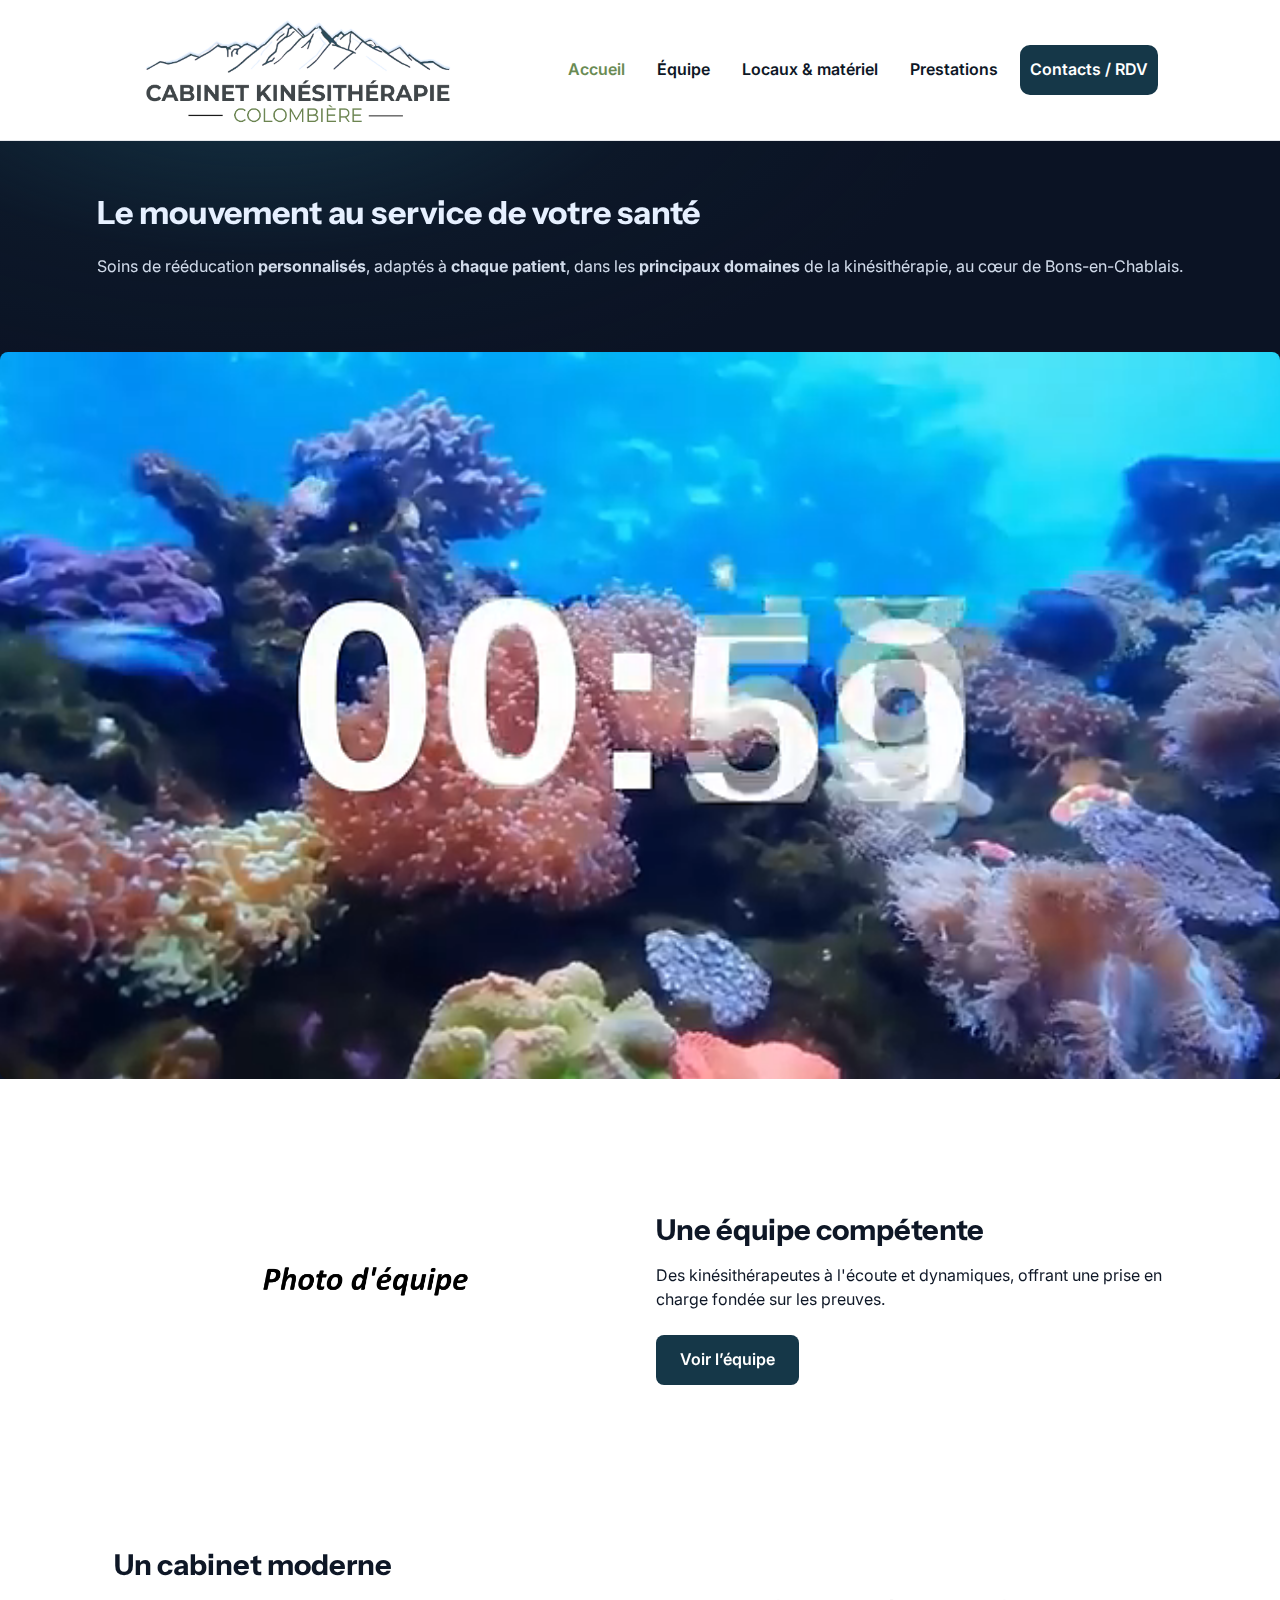
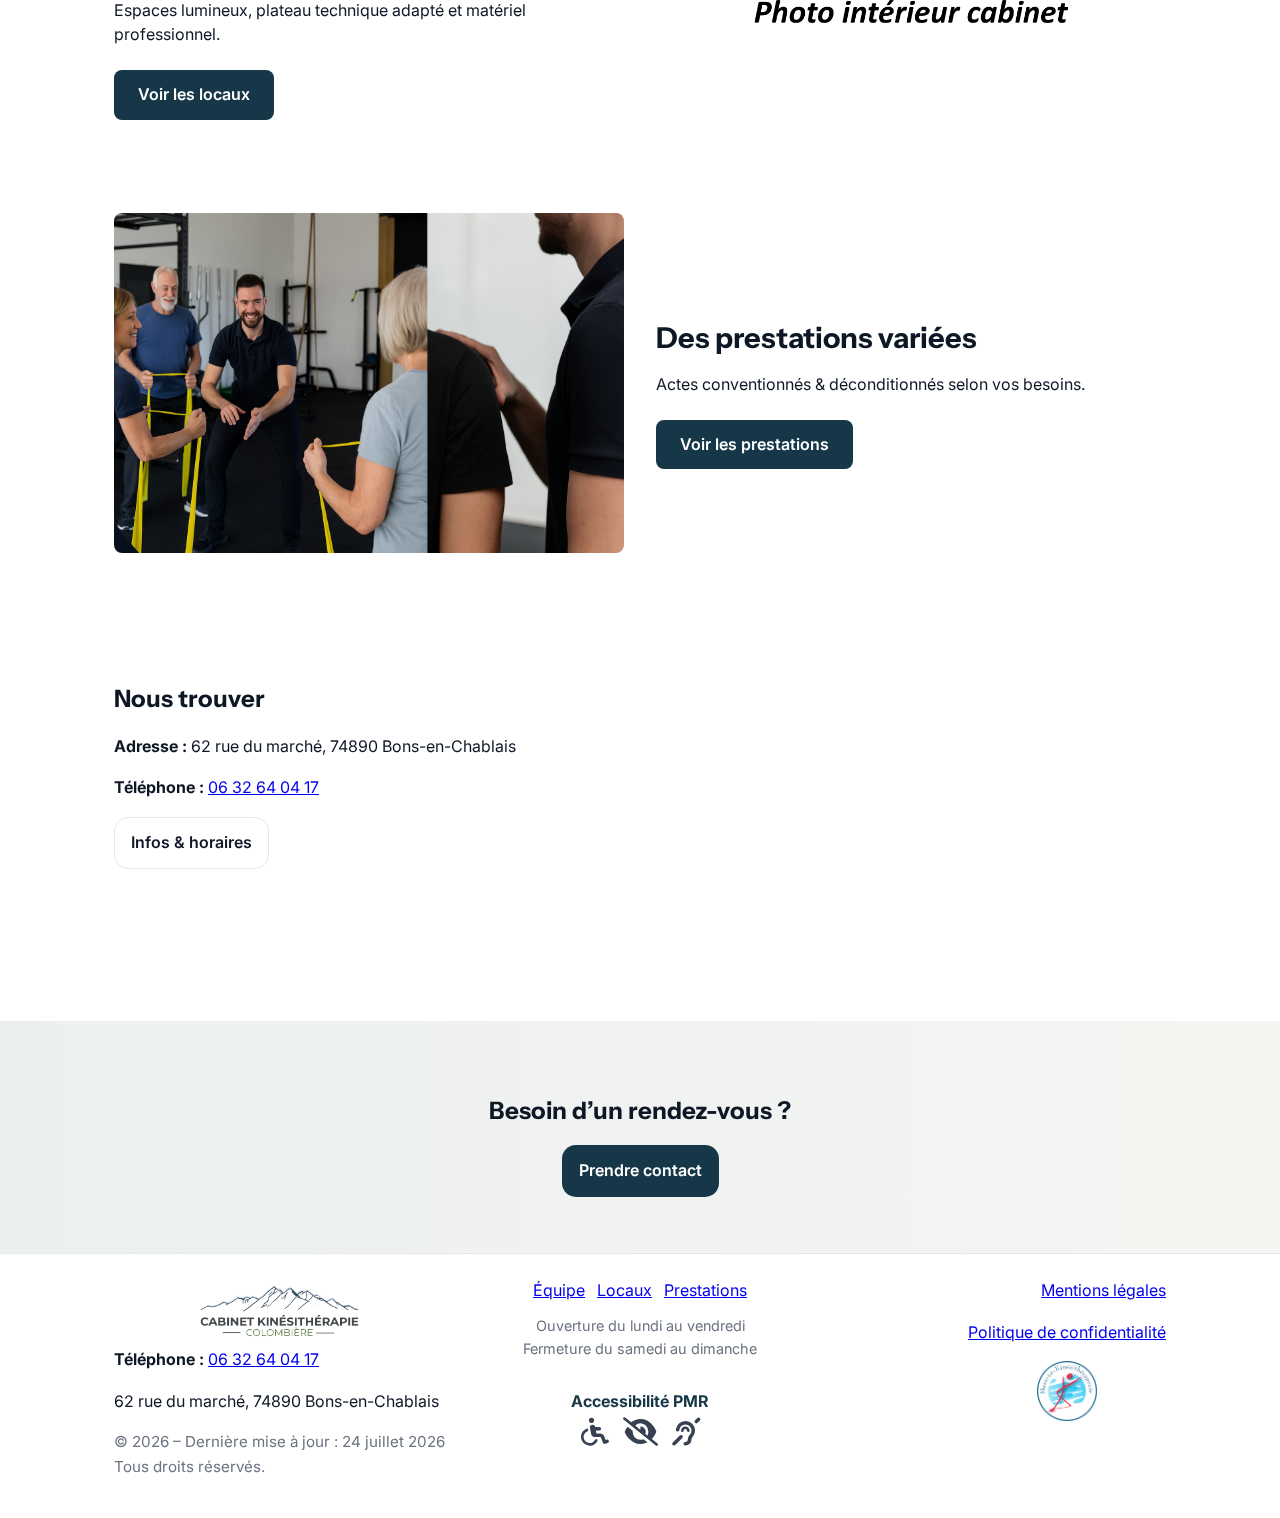
<file: index.html>
<!-- /index.html -->
<!DOCTYPE html>
<html lang="fr">
<head>
  <meta charset="utf-8">
  <meta name="viewport" content="width=device-width, initial-scale=1">
  <title>Cabinet de kinésithérapie – Bons-en-Chablais</title>
  <meta name="description" content="Cabinet de kinésithérapie à Bons-en-Chablais. Rééducation ortho-traumatologie, neurologie, TMS, pneumologie, rhumatologie, kiné du sport.">
  <meta name="theme-color" content="#153748"><!-- Couleur primaire du logo -->
  <link rel="preload" href="css/styles.css" as="style">
  <link rel="stylesheet" href="css/styles.css">
  <link rel="stylesheet" href="https://cdn.jsdelivr.net/npm/@fortawesome/fontawesome-free@6.5.2/css/all.min.css">
  <link rel="preconnect" href="https://fonts.gstatic.com" crossorigin>
  <link href="https://fonts.googleapis.com/css2?family=Inter:wght@400;500;700&family=Instrument+Sans:wght@600&display=swap" rel="stylesheet">
  <link rel="icon" href="assets/logo.png" type="image/svg+xml">
  <meta property="og:type" content="website">
  <meta property="og:title" content="Cabinet de kinésithérapie – Bons-en-Chablais">
  <meta property="og:description" content="Rééducation et soins personnalisés, équipe de kinés expérimentés.">
  <meta property="og:image" content="/assets/hero.jpg">
  <meta property="og:locale" content="fr_FR">
  <link rel="canonical" href="https://www.exemple-kine.fr/"><!-- Remplacer par votre domaine -->
  <!-- Accessibilité : Skip link — W3C/WCAG 2.1 2.4.1 Bypass Blocks -->
</head>
<body>
  <a class="skip-link" href="#contenu">Aller au contenu</a>

  <header class="site-header">
    <div class="wrap header-inner">
      <a class="brand" href="">
        <img src="assets/logo.png" alt="Logo du cabinet de kinésithérapie" width="40" height="40" />
      </a>

      <button class="nav-toggle" aria-expanded="false" aria-controls="nav">Menu</button>

      <nav id="nav" class="site-nav" aria-label="Navigation principale">
        <ul>
          <li><a href="index.html" aria-current="page">Accueil</a></li>
          <li><a href="equipe.html">Équipe</a></li>
          <li><a href="locaux.html">Locaux &amp; matériel</a></li>
          <li><a href="prestations.html">Prestations</a></li>
          <li><a class="cta" href="contact.html">Contacts / RDV</a></li>
        </ul>
      </nav>
    </div>
  </header>

  <main id="contenu">
    <section class="hero">
      <div class="wrap grid-2">
        <div class="hero-text">
          <h1>Le mouvement au service de votre santé</h1>
          <p class="lead">
            Soins de rééducation <strong>personnalisés</strong>, adaptés à <strong>chaque patient</strong>, dans les <strong>principaux domaines</strong> de la kinésithérapie, au cœur de Bons-en-Chablais.
          </p>
        </div>
        <div class="hero-media">
          <video autoplay muted loop playsinline>
          <source src="assets/video.mp4" type="video/mp4">
          Votre navigateur ne supporte pas la lecture de vidéos.
          </video>
        </div>
      </div>
    </section>

    <section class="bandeaux">
      <!-- Équipe -->
      <div class="bandeau">
        <div class="bandeau-image">
          <img src="assets/equipe.png" alt="Notre équipe de kinésithérapeutes">
        </div>
        <div class="bandeau-content">
          <h2>Une équipe compétente</h2>
          <p>Des kinésithérapeutes à l'écoute et dynamiques, offrant une prise en charge fondée sur les preuves.</p>
          <a href="equipe.html" class="btn-banner">Voir l’équipe</a>
        </div>
      </div>
      <!-- Locaux -->
      <div class="bandeau inverse">
        <div class="bandeau-image">
          <img src="assets/locaux.png" alt="Locaux modernes et accueillants">
        </div>
        <div class="bandeau-content">
          <h2>Un cabinet moderne</h2>
          <p>Espaces lumineux, plateau technique adapté et matériel professionnel.</p>
          <a href="locaux.html" class="btn-banner">Voir les locaux</a>
        </div>
      </div>
      <!-- Prestations -->
      <div class="bandeau">
        <div class="bandeau-image">
          <img src="assets/prestations.png" alt="Nos prestations de rééducation et de kinésithérapie">
        </div>
        <div class="bandeau-content">
          <h2>Des prestations variées</h2>
          <p>Actes conventionnés & déconditionnés selon vos besoins.</p>
          <a href="prestations.html" class="btn-banner">Voir les prestations</a>
        </div>
      </div>
    </section>
    <section class="address">
      <div class="wrap grid-2">
        <div>
          <h2>Nous trouver</h2>
          <p><strong>Adresse :</strong> 62 rue du marché, 74890 Bons-en-Chablais</p>
          <p><strong>Téléphone :</strong> <a href="tel:+33400000000">06 32 64 04 17</a></p>
          <a class="btn btn-secondary" href="contact.html">Infos &amp; horaires</a>
        </div>
        <div class="map-embed">
          <iframe title="Plan d’accès"
                  loading="lazy"
                  referrerpolicy="no-referrer-when-downgrade"
                  src="https://www.google.com/maps?q=62%20rue%20du%20march%C3%A9,%2074890%20Bons-en-Chablais&output=embed">
          </iframe>
        </div>
      </div>
    </section>

    <section class="cta-banner">
      <div class="wrap center">
        <h2>Besoin d’un rendez-vous&nbsp;?</h2>
        <a class="btn btn-primary" href="contact.html">Prendre contact</a>
      </div>
    </section>
  </main>

  <footer class="site-footer">
    <div class="wrap footer-grid">
      <div>
        <a class="brand brand-footer" href="index.html">
        <img src="assets/logo.png" alt="" aria-hidden="true" width="36" height="36" />
        </a>
        <p><strong>Téléphone :</strong> <a href="tel:+33400000000">06 32 64 04 17</a></p>
        <p>62 rue du marché, 74890 Bons-en-Chablais</p>
        <p class="footnote">
          © <span id="year"></span> – Dernière mise à jour :
          <time id="last-updated" datetime=""></time><br>
          Tous droits réservés.
        </p>
     </div>
      <nav aria-label="Liens utiles" class="footer-links">
        <div class="footer-menu">
        <a href="equipe.html">Équipe</a>
        <a href="locaux.html">Locaux</a>
        <a href="prestations.html">Prestations</a>
        </div>
        <p class="horaires">Ouverture du lundi au vendredi<br>
        Fermeture du samedi au dimanche</p>
        <section class="pmr" aria-labelledby="pmr-title">
          <h4 id="pmr-title">Accessibilité PMR</h4>
            <ul class="pmr-icons" role="list">
              <li class="pmr-item">
                <i class="fa-solid fa-wheelchair" aria-hidden="true"></i>
                <span class="sr-only">Accès fauteuil roulant</span>
              </li>
              <li class="pmr-item">
                <i class="fa-solid fa-eye-slash" aria-hidden="true"></i>
                <span class="sr-only">Accueil personnes malvoyantes</span>
              </li>
              <li class="pmr-item">
                <i class="fa-solid fa-ear-deaf" aria-hidden="true"></i>
                <span class="sr-only">Accueil personnes malentendantes</span>
              </li>
            </ul>
        </section>
      </nav>
      <div class="footer-legal">
        <a href="mentions-legales.html">Mentions légales</a>
        <p><a href="politique-confidentialite.html">Politique de confidentialité</a></p>
        <img src="assets/caducée.png" alt="Caducée de la kinésithérapie" class="footer-caducee">
      </div>
    </div>
  </footer>

  <!-- Données structurées JSON-LD (Google/Schema.org) -->
  <script type="application/ld+json">
  {
    "@context": "https://schema.org",
    "@type": "MedicalClinic",
    "name": "Cabinet de kinésithérapie",
    "medicalSpecialty": "https://schema.org/Physiotherapy",
    "url": "https://www.exemple-kine.fr/",
    "logo": "https://www.exemple-kine.fr/assets/logo.png",
    "image": "https://www.exemple-kine.fr/assets/hero.jpg",
    "address": {
      "@type": "PostalAddress",
      "streetAddress": "62 rue du marché",
      "postalCode": "74890",
      "addressLocality": "Bons-en-Chablais",
      "addressCountry": "FR"
    },
    "telephone": "+33400000000",
    "sameAs": [],
    "employee": [
      {"@type":"Person","name":"David BATISTA","jobTitle":"Masseur-Kinésithérapeute"},
      {"@type":"Person","name":"Annabelle MARTIN","jobTitle":"Masseur-Kinésithérapeute"},
      {"@type":"Person","name":"Liam PÉTRÉ","jobTitle":"Masseur-Kinésithérapeute"},
      {"@type":"Person","name":"Manon ARNOULIN","jobTitle":"Masseur-Kinésithérapeute"},
      {"@type":"Person","name":"Lucas","jobTitle":"Masseur-Kinésithérapeute"},
      {"@type":"Person","name":"Charlie HELIAS","jobTitle":"Masseur-Kinésithérapeute"}
    ]
  }
  </script>

  <script src="js/main.js" defer></script>

  <!-- Références : Google Structured Data (JSON-LD), Schema.org MedicalClinic/Physiotherapy, W3C WCAG skip links, CNIL cookies -->
</body>
</html>
</file>
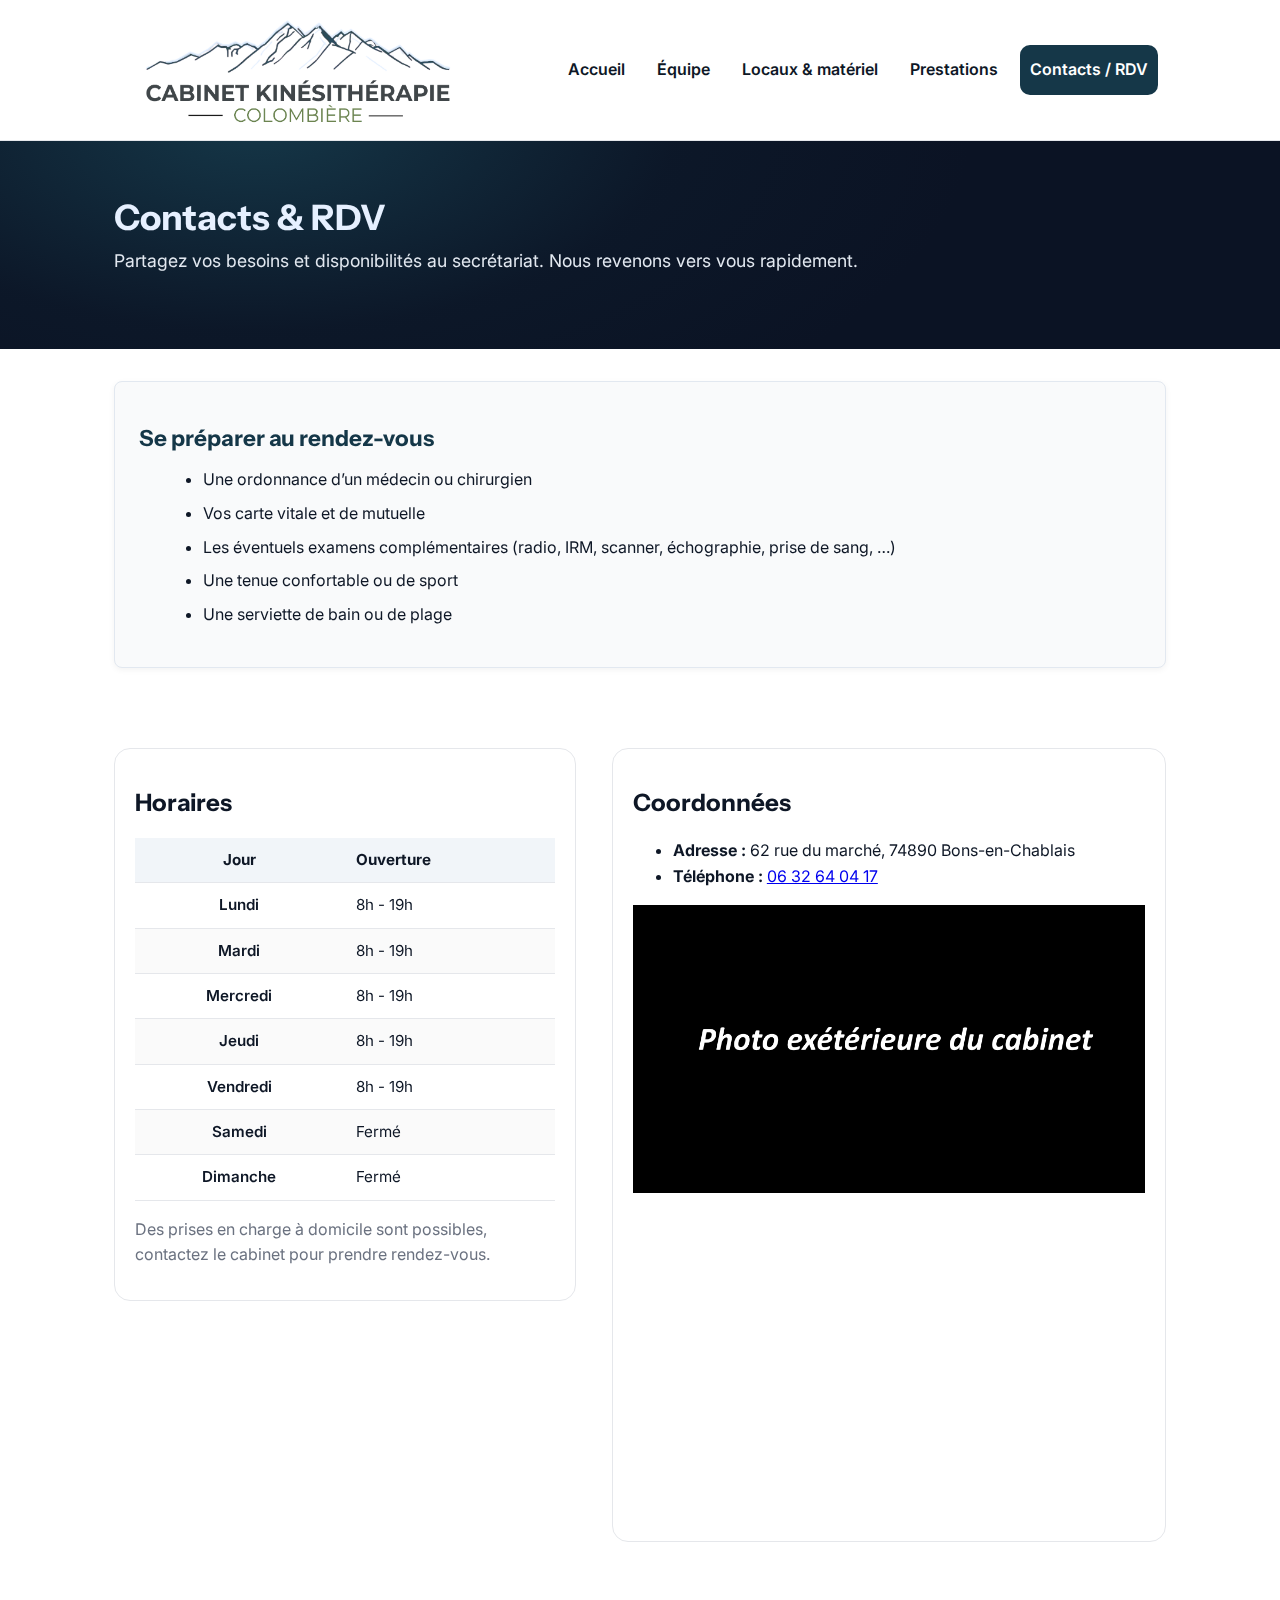
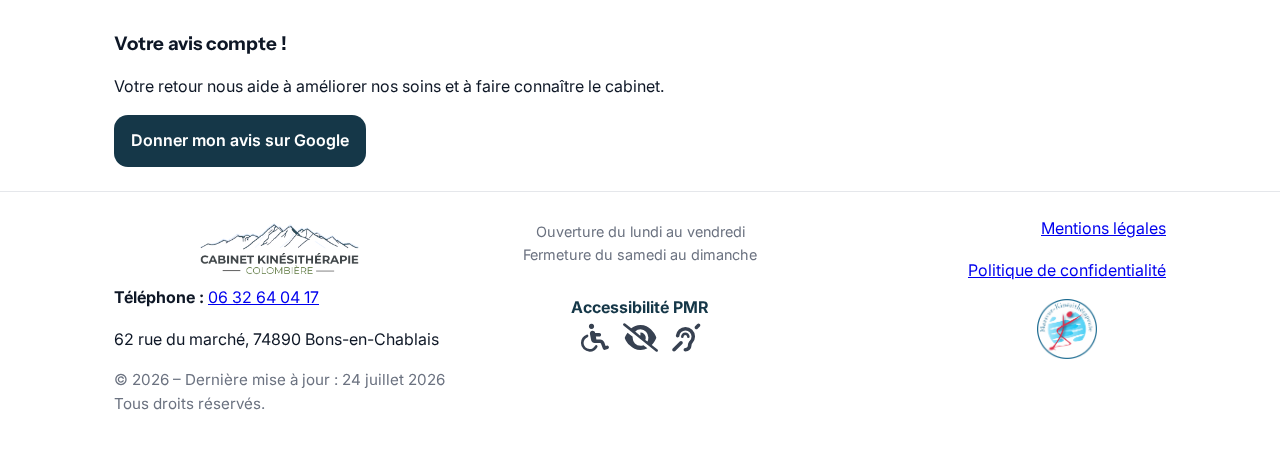
<file: contact.html>
<!-- /contact.html -->
<!DOCTYPE html>
<html lang="fr">
<head>
  <meta charset="utf-8">
  <meta name="viewport" content="width=device-width, initial-scale=1">

  <title>Contact & rendez-vous – Cabinet de kinésithérapie de la Colombière</title>
  <meta name="description" content="Coordonnées, horaires et plan d’accès du cabinet de kinésithérapie de la Colombière. Prenez contact pour une prise en charge.">

  <meta name="theme-color" content="#153748">
  <link rel="preload" href="https://cdnjs.cloudflare.com/ajax/libs/font-awesome/6.5.2/css/all.min.css" as="style" onload="this.rel='stylesheet'">
  <link rel="preload" href="css/styles.css" as="style">
  <link rel="stylesheet" href="css/styles.css">
  <link rel="stylesheet"
      href="https://cdnjs.cloudflare.com/ajax/libs/font-awesome/6.5.2/css/all.min.css"
      referrerpolicy="no-referrer">
  <link rel="preconnect" href="https://fonts.gstatic.com" crossorigin>
  <link href="https://fonts.googleapis.com/css2?family=Inter:wght@400;500;700&family=Instrument+Sans:wght@600&display=swap" rel="stylesheet">
  <link rel="icon" href="assets/logo.png" type="image/png">

  <!-- Open Graph / Twitter -->
  <meta property="og:type" content="website">
  <meta property="og:title" content="Contact & rendez-vous – Cabinet de kinésithérapie">
  <meta property="og:description" content="Adresse, horaires et plan d’accès à Bons-en-Chablais.">
  <meta property="og:image" content="https://cabinetkinecolombiere.netlify.app/assets/logo.png">
  <meta property="og:url" content="https://ton-domaine.fr/contact.html">
  <meta property="og:locale" content="fr_FR">
  <meta name="twitter:card" content="summary_large_image">

  <link rel="canonical" href="https://ton-domaine.fr/contact.html">
</head>

<body>
  <a class="skip-link" href="#contenu">Aller au contenu</a>
  <header class="site-header">
    <div class="wrap header-inner">
      <a class="brand" href="index.html">
        <img src="assets/logo.png" alt="" aria-hidden="true" width="40" height="40" />
      </a>

      <button class="nav-toggle" aria-expanded="false" aria-controls="nav">Menu</button>
      <nav id="nav" class="site-nav" aria-label="Navigation principale">
        <ul>
          <li><a href="index.html">Accueil</a></li>
          <li><a href="equipe.html">Équipe</a></li>
          <li><a href="locaux.html">Locaux &amp; matériel</a></li>
          <li><a href="prestations.html">Prestations</a></li>
          <li><a class="cta" href="contact.html" aria-current="page">Contacts / RDV</a></li>
        </ul>
      </nav>
    </div>
  </header>

  <main id="contenu">
    <section class="page-hero">
      <div class="wrap">
        <h1>Contacts &amp; RDV</h1>
        <p class="lead">Partagez vos besoins et disponibilités au secrétariat. Nous revenons vers vous rapidement.</p>
      </div>
    </section>

    <section class="contact-prep">
      <div class="wrap">
        <div class="prep-card">
          <h2>Se préparer au rendez-vous</h2>
          <ul>
            <li>Une ordonnance d’un médecin ou chirurgien</li>
            <li>Vos carte vitale et de mutuelle</li>
            <li>Les éventuels examens complémentaires (radio, IRM, scanner, échographie, prise de sang, …)</li>
            <li>Une tenue confortable ou de sport</li>
            <li>Une serviette de bain ou de plage</li>
          </ul>
        </div>
      </div>
    </section>

    <section class="contact-block">
      <div class="wrap grid-2 contact-layout">
      <!-- Colonne gauche : Horaires -->
        <aside class="contact-card hours-card" id="horaires">
          <h2>Horaires</h2>
          <table class="hours-table" aria-describedby="hours-note">
            <thead>
              <tr>
                <th scope="col">Jour</th>
                <th scope="col">Ouverture</th>
              </tr>
            </thead>
            <tbody>
              <tr><th scope="row">Lundi</th><td>8h - 19h</td></tr>
              <tr><th scope="row">Mardi</th><td>8h - 19h</td></tr>
              <tr><th scope="row">Mercredi</th><td>8h - 19h</td></tr>
              <tr><th scope="row">Jeudi</th><td>8h - 19h</td></tr>
              <tr><th scope="row">Vendredi</th><td>8h - 19h</td></tr>
              <tr><th scope="row">Samedi</th><td>Fermé</td></tr>
              <tr><th scope="row">Dimanche</th><td>Fermé</td></tr>
            </tbody>
          </table>
            <p id="hours-note" class="muted">Des prises en charge à domicile sont possibles, contactez le cabinet pour prendre rendez-vous.</p>
        </aside>

      <!-- Colonne droite : Coordonnées + Plan -->
        <div class="contact-card">
          <h2>Coordonnées</h2>
            <ul class="contact-list">
              <li><strong>Adresse :</strong> 62 rue du marché, 74890 Bons-en-Chablais</li>
              <li><strong>Téléphone :</strong> <a href="tel:+33632640417">06 32 64 04 17</a></li>
            </ul>
            <img src="assets/exterieure.png" alt="Vue extérieure du cabinet de kinésithérapie">
            <div class="map-embed">
              <iframe title="Plan d’accès"
                loading="lazy"
                referrerpolicy="no-referrer-when-downgrade"
                src="https://www.google.com/maps?q=62%20rue%20du%20march%C3%A9,%2074890%20Bons-en-Chablais&output=embed">
              </iframe>
            </div>
        </div>
      </div>
    </section>
    <div class="wrap">
      <section class="avis-google">
        <h3>Votre avis compte !</h3>
        <p>Votre retour nous aide à améliorer nos soins et à faire connaître le cabinet.</p>
        <a class="btn btn-primary" href="https://www.google.com/search?sxsrf=AE3TifNjWSYBoxrHUPSveQJ9PMo_v-M4sg:1761835911855&si=[base64]&q=CKB-Cabinet+de+kin%C3%A9sith%C3%A9rapie+de+Bons-en-Chablais+Avis" target="_blank" rel="noopener">
          Donner mon avis sur Google
        </a>
      </section>
    </div>
  </main>

  <footer class="site-footer">
    <div class="wrap footer-grid">
      <div>
        <a class="brand brand-footer" href="index.html">
        <img src="assets/logo.png" alt="" aria-hidden="true" width="36" height="36" />
        </a>
        <p><strong>Téléphone :</strong> <a href="tel:+33632640417">06 32 64 04 17</a></p>
        <p>62 rue du marché, 74890 Bons-en-Chablais</p>
        <p class="footnote">
          © <span id="year"></span> – Dernière mise à jour :
          <time id="last-updated" datetime=""></time><br>
          Tous droits réservés.
        </p>
     </div>
      <nav aria-label="Liens utiles" class="footer-links">
        <p class="horaires">Ouverture du lundi au vendredi<br>
        Fermeture du samedi au dimanche</p>
        <section class="pmr" aria-labelledby="pmr-title">
          <h4 id="pmr-title">Accessibilité PMR</h4>
            <ul class="pmr-icons" role="list">
              <li class="pmr-item">
                <i class="fa-solid fa-wheelchair" aria-hidden="true"></i>
                <span class="sr-only">Accès fauteuil roulant</span>
              </li>
              <li class="pmr-item">
                <i class="fa-solid fa-eye-slash" aria-hidden="true"></i>
                <span class="sr-only">Accueil personnes malvoyantes</span>
              </li>
              <li class="pmr-item">
                <i class="fa-solid fa-ear-deaf" aria-hidden="true"></i>
                <span class="sr-only">Accueil personnes malentendantes</span>
              </li>
            </ul>
        </section>
      </nav>
      <div class="footer-legal">
        <a href="mentions-legales.html">Mentions légales</a>
        <p><a href="politique-confidentialite.html">Politique de confidentialité</a></p>
        <img src="assets/caducée.png" alt="Caducée de la kinésithérapie" class="footer-caducee">
      </div>
    </div>
  </footer>

  <script src="js/main.js" defer></script>
  <script type="application/ld+json">
{
 "@context":"https://schema.org",
 "@type":"BreadcrumbList",
 "itemListElement":[
   {"@type":"ListItem","position":1,
    "name":"Accueil","item":"https://ton-domaine.fr/"},
   {"@type":"ListItem","position":2,
    "name":"Contact & rendez-vous","item":"https://cabinetkinecolombiere.netlify.app/contact"}
 ]
}
</script>

</body>
</html>
</file>
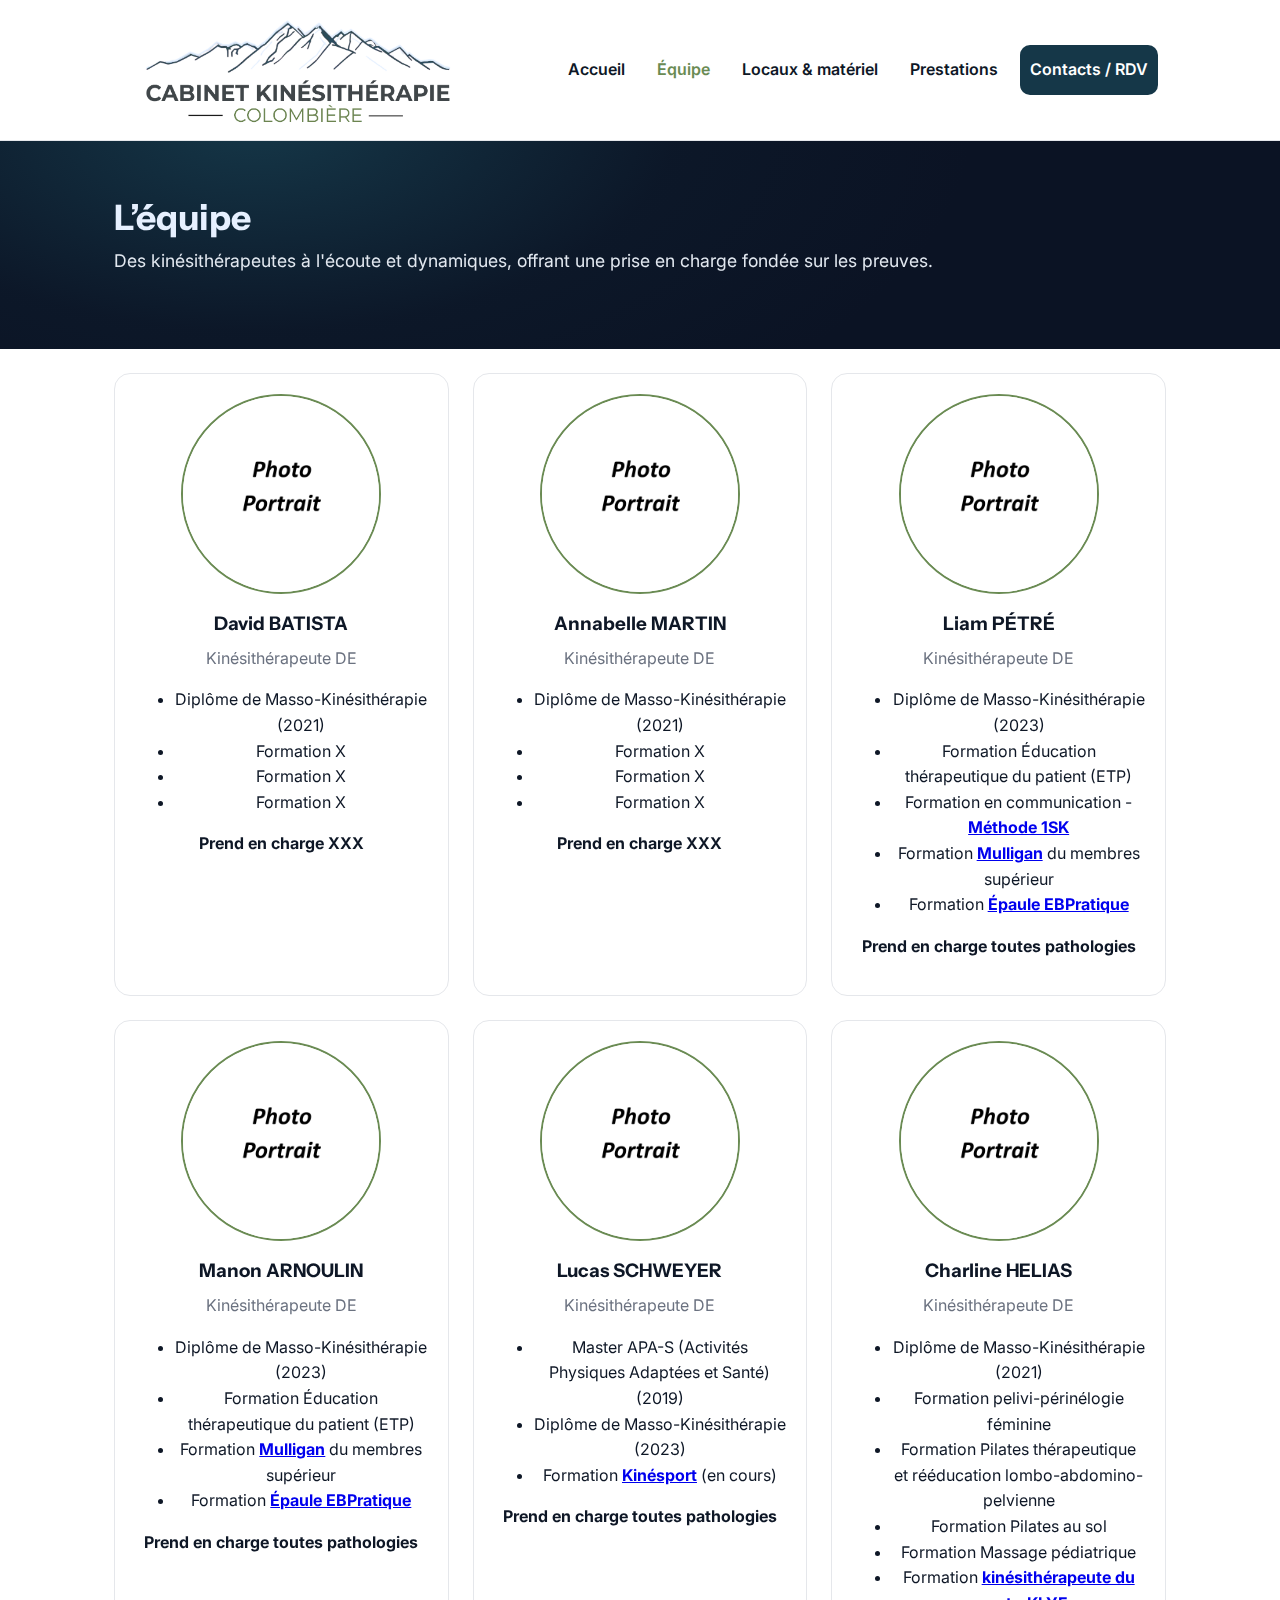
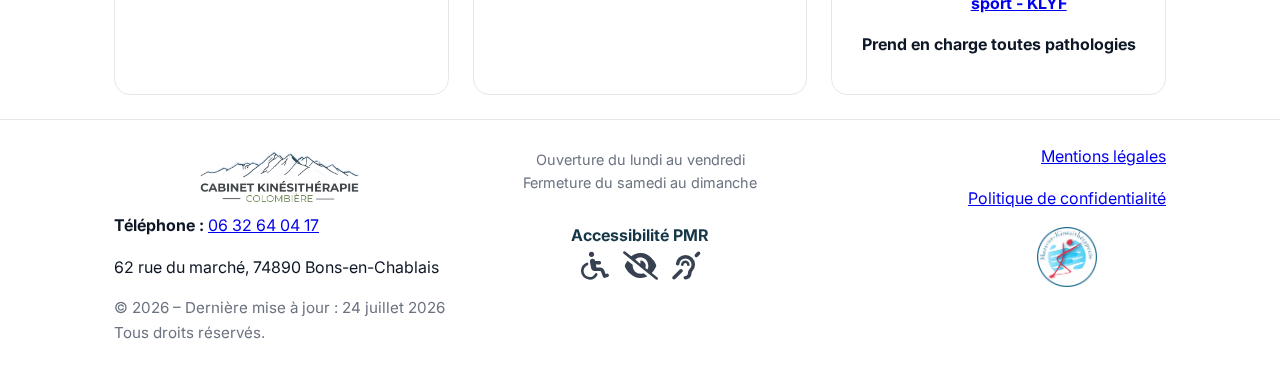
<file: equipe.html>
<!-- /equipe.html -->
<!DOCTYPE html>
<html lang="fr">
<head>
  <meta charset="utf-8">
  <meta name="viewport" content="width=device-width, initial-scale=1">

  <title>Notre équipe de kinésithérapeutes – Cabinet de kinésithérapie de la Colombière</title>
  <meta name="description" content="Découvrez une équipe de kinésithérapeutes à l’écoute, aux compétences complémentaires, engagée pour des soins de rééducation à Bons-en-Chablais.">

  <meta name="theme-color" content="#153748">
  <link rel="preload" href="https://cdnjs.cloudflare.com/ajax/libs/font-awesome/6.5.2/css/all.min.css" as="style" onload="this.rel='stylesheet'">
  <link rel="preload" href="css/styles.css" as="style">
  <link rel="stylesheet" href="css/styles.css">
  <link rel="stylesheet"
      href="https://cdnjs.cloudflare.com/ajax/libs/font-awesome/6.5.2/css/all.min.css"
      referrerpolicy="no-referrer">
  <link rel="preconnect" href="https://fonts.gstatic.com" crossorigin>
  <link href="https://fonts.googleapis.com/css2?family=Inter:wght@400;500;700&family=Instrument+Sans:wght@600&display=swap" rel="stylesheet">
  <link rel="icon" href="assets/logo.png" type="image/png">

  <!-- Open Graph / Twitter -->
  <meta property="og:type" content="website">
  <meta property="og:title" content="Notre équipe de kinésithérapeutes – Cabinet de kinésithérapie de la Colombière">
  <meta property="og:description" content="Des kinés aux profils complémentaires, pour une prise en charge personnalisée.">
  <meta property="og:image" content="https://cabinetkinecolombiere.netlify.app/assets/og-logo.png">
  <meta property="og:image:width"content="1200">
  <meta property="og:image:height"content="630">
  <meta property="og:url" content="https://ton-domaine.fr/equipe.html">
  <meta property="og:locale" content="fr_FR">
  <meta name="twitter:card" content="summary_large_image">

  <link rel="canonical" href="https://ton-domaine.fr/equipe.html">
</head>

<body>
  <a class="skip-link" href="#contenu">Aller au contenu</a>
  <header class="site-header">
    <div class="wrap header-inner">
      <a class="brand" href="index.html">
        <img src="assets/logo.png" alt="" aria-hidden="true" width="40" height="40" />
      </a>

      <button class="nav-toggle" aria-expanded="false" aria-controls="nav">Menu</button>
      <nav id="nav" class="site-nav" aria-label="Navigation principale">
        <ul>
          <li><a href="index.html">Accueil</a></li>
          <li><a href="equipe.html" aria-current="page">Équipe</a></li>
          <li><a href="locaux.html">Locaux &amp; matériel</a></li>
          <li><a href="prestations.html">Prestations</a></li>
          <li><a class="cta" href="contact.html">Contacts / RDV</a></li>
        </ul>
      </nav>
    </div>
  </header>

  <main id="contenu">
    <section class="page-hero">
      <div class="wrap">
        <h1>L’équipe</h1>
        <p class="lead">Des kinésithérapeutes à l'écoute et dynamiques, offrant une prise en charge fondée sur les preuves.</p>
      </div>
    </section>

    <section class="team">
      <div class="wrap grid-3 team-grid">
        <article class="team-card">
          <div class="avatar">
            <img src="assets/david.png" alt="David BATISTA">
          </div>
          <h3>David BATISTA</h3>
          <p class="role">Kinésithérapeute DE</p>
          <ul>
            <li>Diplôme de Masso-Kinésithérapie (2021)</li>
            <li>Formation X </li>
            <li>Formation X</li>
            <li>Formation X</strong></li>
          </ul>
          <p><strong>Prend en charge XXX</strong></p>
        </article>
        <article class="team-card">
          <div class="avatar">
            <img src="assets/annabelle.png" alt="Annabelle MARTIN">
          </div>
          <h3>Annabelle MARTIN</h3>
          <p class="role">Kinésithérapeute DE</p>
          <ul>
            <li>Diplôme de Masso-Kinésithérapie (2021)</li>
            <li>Formation X </li>
            <li>Formation X</li>
            <li>Formation X</strong></li>
          </ul>
          <p><strong>Prend en charge XXX</strong></p>
        </article>
        <article class="team-card">
          <div class="avatar">
            <img src="assets/liam.png" alt="Liam PÉTRÉ">
          </div>
          <h3>Liam PÉTRÉ</h3>
          <p class="role">Kinésithérapeute DE</p>
          <ul>
            <li>Diplôme de Masso-Kinésithérapie (2023)</li>
            <li>Formation Éducation thérapeutique du patient (ETP)</li>
            <li>Formation en communication - <strong><a href="https://lapremiereseancedekine.podia.com/">Méthode 1SK</a></strong></li>
            <li>Formation <strong><a href="https://www.mulliganconcept.net/fr">Mulligan</a></strong> du membres supérieur</li>
            <li>Formation <strong><a href="https://healthimpact.fr/produit/lepaule-pratique-fondee-sur-les-preuves/">Épaule EBPratique</a></strong></li>
          </ul>
          <p><strong>Prend en charge toutes pathologies</strong></p>
        </article>
        <article class="team-card">
          <div class="avatar">
            <img src="assets/manon.png" alt="Manon ARNOULIN">
          </div>
          <h3>Manon ARNOULIN</h3>
          <p class="role">Kinésithérapeute DE</p>
          <ul>
            <li>Diplôme de Masso-Kinésithérapie (2023)</li>
            <li>Formation Éducation thérapeutique du patient (ETP)</li>
            <li>Formation <strong><a href="https://www.mulliganconcept.net/fr">Mulligan</a></strong> du membres supérieur</li>
            <li>Formation <strong><a href="https://healthimpact.fr/produit/lepaule-pratique-fondee-sur-les-preuves/">Épaule EBPratique</a></strong></li>
          </ul>
           <p><strong>Prend en charge toutes pathologies</strong></p>
        </article>
        <article class="team-card">
          <div class="avatar">
            <img src="assets/lucas.png" alt="Lucas SCHWEYER">
          </div>
          <h3>Lucas SCHWEYER</h3>
          <p class="role">Kinésithérapeute DE</p>
          <ul>
            <li>Master APA-S (Activités Physiques Adaptées et Santé) (2019) </li>
            <li>Diplôme de Masso-Kinésithérapie (2023)</li>
            <li>Formation <strong><a href="https://www.kinesport.fr/kinedusport">Kinésport</a></strong> (en cours)</li>
          </ul>
          <p><strong>Prend en charge toutes pathologies</strong></p>
        </article>
        <article class="team-card">
          <div class="avatar">
            <img src="assets/charline.png" alt="Charline HELIAS">
          </div>
          <h3>Charline HELIAS</h3>
          <p class="role">Kinésithérapeute DE</p>
          <ul>
            <li>Diplôme de Masso-Kinésithérapie (2021)</li>
            <li>Formation pelivi-périnélogie féminine</li>
            <li>Formation Pilates thérapeutique et rééducation lombo-abdomino-pelvienne</li>
            <li>Formation Pilates au sol</li>
            <li>Formation Massage pédiatrique</li>
            <li>Formation <strong><a href="https://www.klyf.fr/formations/kine-prosport/">kinésithérapeute du sport - KLYF</a></strong></li>
          </ul>
          <p><strong>Prend en charge toutes pathologies</strong></p>
        </article>
      </div>
    </section>
  </main>

  <footer class="site-footer">
    <div class="wrap footer-grid">
      <div>
        <a class="brand brand-footer" href="index.html">
        <img src="assets/logo.png" alt="" aria-hidden="true" width="36" height="36" />
        </a>
        <p><strong>Téléphone :</strong> <a href="tel:+33632640417">06 32 64 04 17</a></p>
        <p>62 rue du marché, 74890 Bons-en-Chablais</p>
        <p class="footnote">
          © <span id="year"></span> – Dernière mise à jour :
          <time id="last-updated" datetime=""></time><br>
          Tous droits réservés.
        </p>
     </div>
      <nav aria-label="Liens utiles" class="footer-links">
        <p class="horaires">Ouverture du lundi au vendredi<br>
        Fermeture du samedi au dimanche</p>
        <section class="pmr" aria-labelledby="pmr-title">
          <h4 id="pmr-title">Accessibilité PMR</h4>
            <ul class="pmr-icons" role="list">
              <li class="pmr-item">
                <i class="fa-solid fa-wheelchair" aria-hidden="true"></i>
                <span class="sr-only">Accès fauteuil roulant</span>
              </li>
              <li class="pmr-item">
                <i class="fa-solid fa-eye-slash" aria-hidden="true"></i>
                <span class="sr-only">Accueil personnes malvoyantes</span>
              </li>
              <li class="pmr-item">
                <i class="fa-solid fa-ear-deaf" aria-hidden="true"></i>
                <span class="sr-only">Accueil personnes malentendantes</span>
              </li>
            </ul>
        </section>
      </nav>
      <div class="footer-legal">
        <a href="mentions-legales.html">Mentions légales</a>
        <p><a href="politique-confidentialite.html">Politique de confidentialité</a></p>
        <img src="assets/caducée.png" alt="Caducée de la kinésithérapie" class="footer-caducee">
      </div>
    </div>
  </footer>

  <script src="js/main.js" defer></script>
  <script type="application/ld+json">
{
 "@context":"https://schema.org",
 "@type":"BreadcrumbList",
 "itemListElement":[
   {"@type":"ListItem","position":1,
    "name":"Accueil","item":"https://ton-domaine.fr/"},
   {"@type":"ListItem","position":2,
    "name":"Équipe","item":"https://cabinetkinecolombiere.netlify.app/equipe
    "}
 ]
}

</script>

</body>
</html>
</file>
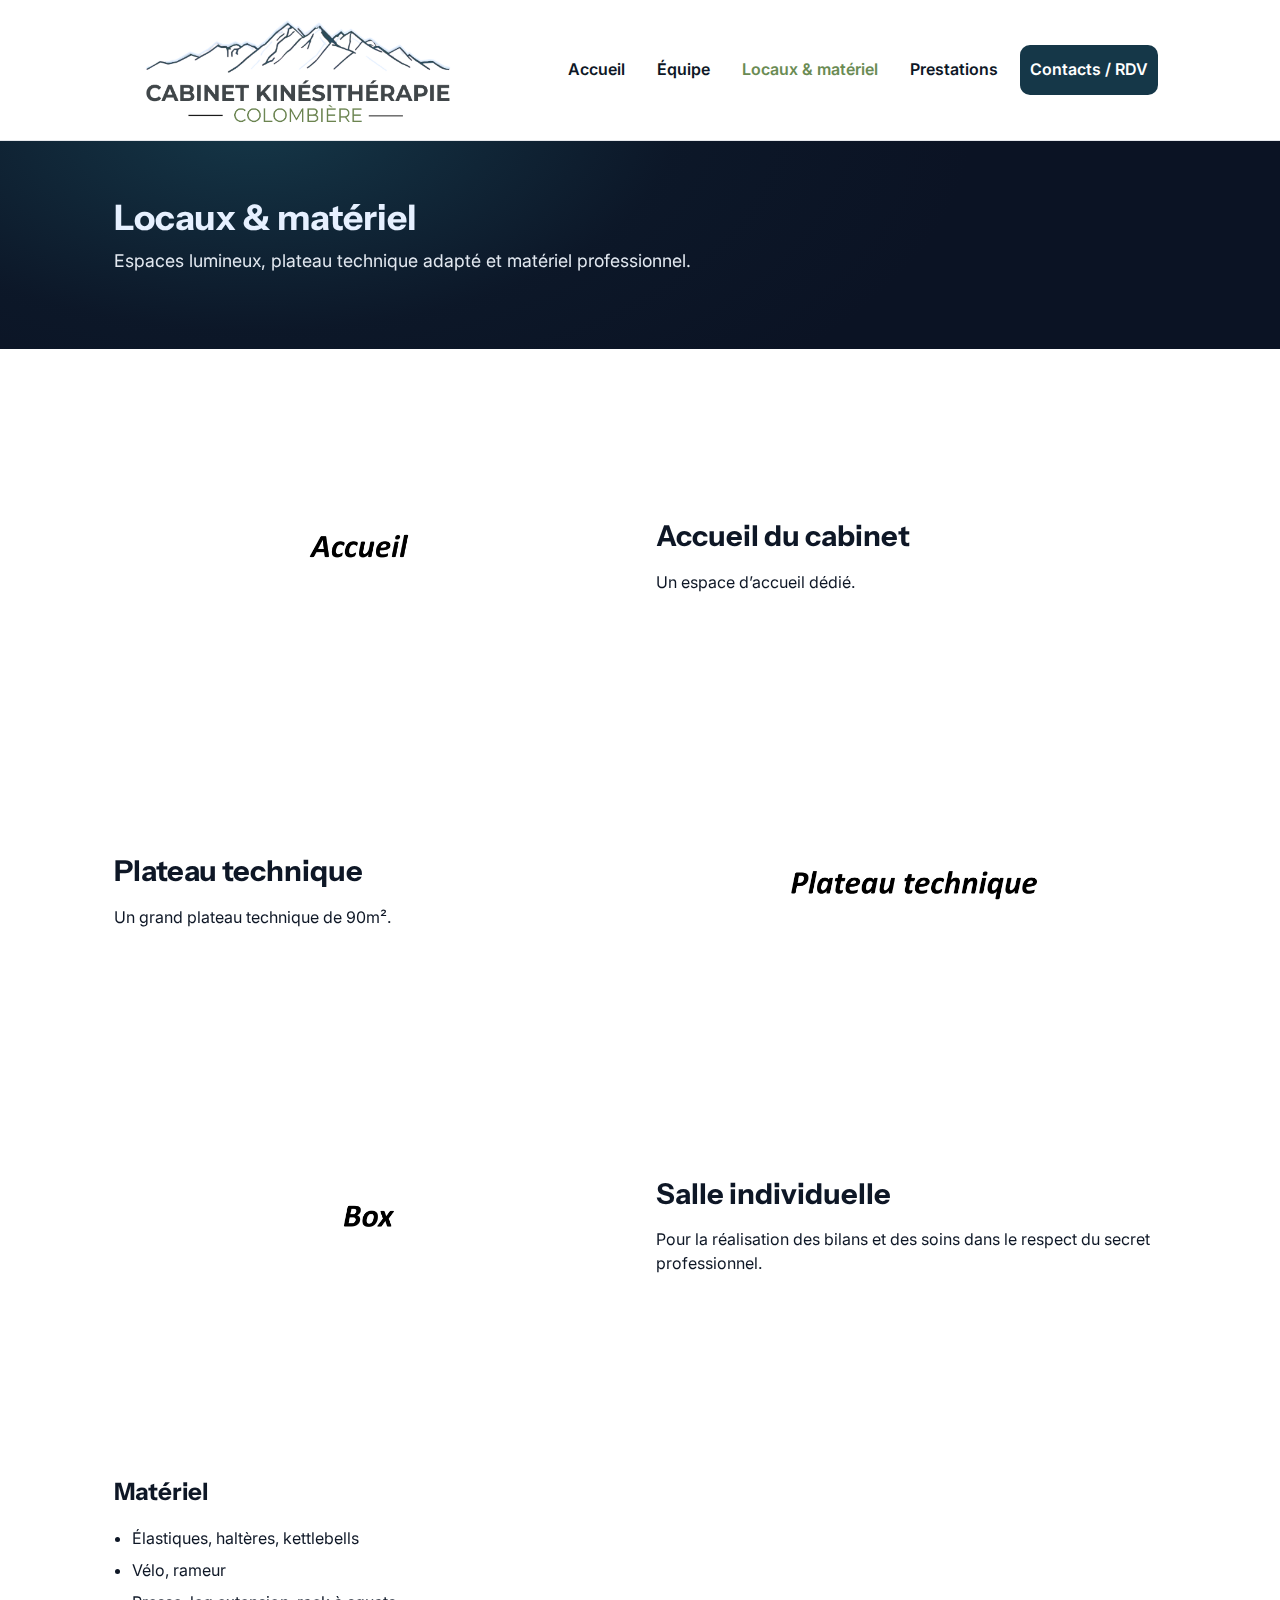
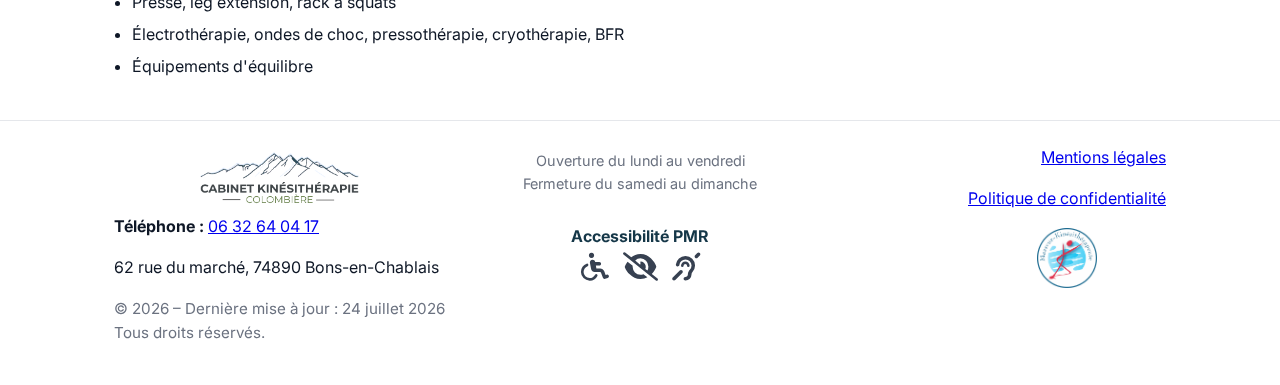
<file: locaux.html>
<!-- /locaux.html -->
<!DOCTYPE html>
<html lang="fr">
<head>
  <meta charset="utf-8">
  <meta name="viewport" content="width=device-width, initial-scale=1">

  <title>Locaux & matériel – Cabinet de kinésithérapie de la Colombière</title>
  <meta name="description" content="Découvrez des locaux modernes et un plateau technique équipé : press, rameur, rack à squats, vélos, barres, haltères et matériel de rééducation pour une prise en charge optimale.">

  <meta name="theme-color" content="#153748">
  <link rel="preload" href="https://cdnjs.cloudflare.com/ajax/libs/font-awesome/6.5.2/css/all.min.css" as="style" onload="this.rel='stylesheet'">
  <link rel="preload" href="css/styles.css" as="style">
  <link rel="stylesheet" href="css/styles.css">
  <link rel="stylesheet"
      href="https://cdnjs.cloudflare.com/ajax/libs/font-awesome/6.5.2/css/all.min.css"
      referrerpolicy="no-referrer">
  <link rel="preconnect" href="https://fonts.gstatic.com" crossorigin>
  <link href="https://fonts.googleapis.com/css2?family=Inter:wght@400;500;700&family=Instrument+Sans:wght@600&display=swap" rel="stylesheet">
  <link rel="icon" href="assets/logo.png" type="image/png">

  <!-- Open Graph / Twitter -->
  <meta property="og:type" content="website">
  <meta property="og:title" content="Locaux & matériel – Cabinet de kinésithérapie">
  <meta property="og:description" content="Cabinet moderne et plateau technique équipé à Bons-en-Chablais.">
  <meta property="og:image" content="https://cabinetkinecolombiere.netlify.app/assets/logo.png">
  <meta property="og:url" content="https://ton-domaine.fr/locaux.html">
  <meta property="og:locale" content="fr_FR">
  <meta name="twitter:card" content="summary_large_image">

  <link rel="canonical" href="https://ton-domaine.fr/locaux.html">
</head>

<body>
  <a class="skip-link" href="#contenu">Aller au contenu</a>

  <header class="site-header">
    <div class="wrap header-inner">
      <a class="brand" href="index.html">
        <img src="assets/logo.png" alt="" aria-hidden="true" width="40" height="40" />
      </a>

      <button class="nav-toggle" aria-expanded="false" aria-controls="nav">Menu</button>
      <nav id="nav" class="site-nav" aria-label="Navigation principale">
        <ul>
          <li><a href="index.html">Accueil</a></li>
          <li><a href="equipe.html">Équipe</a></li>
          <li><a href="locaux.html" aria-current="page">Locaux &amp; matériel</a></li>
          <li><a href="prestations.html">Prestations</a></li>
          <li><a class="cta" href="contact.html">Contacts / RDV</a></li>
        </ul>
      </nav>
    </div>
  </header>

  <main id="contenu">
    <section class="page-hero">
      <div class="wrap">
        <h1>Locaux &amp; matériel</h1>
        <p class="lead">Espaces lumineux, plateau technique adapté et matériel professionnel.</p>
      </div>
    </section>

    <section class="bandeaux">
      <!-- Accueil -->
      <div class="bandeau">
        <div class="bandeau-image">
          <img src="assets/accueil.png" alt="Accueil du cabinet">
        </div>
        <div class="bandeau-content">
          <h2>Accueil du cabinet</h2>
          <p>Un espace d’accueil dédié.</p>
        </div>
      </div>
      <!-- Plateau technique -->
      <div class="bandeau inverse">
        <div class="bandeau-image">
          <img src="assets/plateau technique.png" alt="Grand plateau technique">
        </div>
        <div class="bandeau-content">
          <h2>Plateau technique</h2>
          <p>Un grand plateau technique de 90m².</p>
        </div>
      </div>
      <!-- Box -->
      <div class="bandeau">
        <div class="bandeau-image">
          <img src="assets/box.png" alt="Salle individuelle">
        </div>
        <div class="bandeau-content">
          <h2>Salle individuelle</h2>
          <p>Pour la réalisation des bilans et des soins dans le respect du secret professionnel. </p>
        </div>
      </div>
    </section>

    <section class="equipment">
      <div class="wrap">
        <h2>Matériel</h2>
        <ul class="checklist">
          <li>Élastiques, haltères, kettlebells</li>
          <li>Vélo, rameur</li>
          <li>Presse, leg extension, rack à squats</li>
          <li>Électrothérapie, ondes de choc, pressothérapie, cryothérapie, BFR</li>
          <li>Équipements d'équilibre</li>
        </ul>
      </div>
    </section>
  </main>

  <footer class="site-footer">
    <div class="wrap footer-grid">
      <div>
        <a class="brand brand-footer" href="index.html">
        <img src="assets/logo.png" alt="" aria-hidden="true" width="36" height="36" />
        </a>
        <p><strong>Téléphone :</strong> <a href="tel:+33632640417">06 32 64 04 17</a></p>
        <p>62 rue du marché, 74890 Bons-en-Chablais</p>
        <p class="footnote">
          © <span id="year"></span> – Dernière mise à jour :
          <time id="last-updated" datetime=""></time><br>
          Tous droits réservés.
        </p>
     </div>
      <nav aria-label="Liens utiles" class="footer-links">
        <p class="horaires">Ouverture du lundi au vendredi<br>
        Fermeture du samedi au dimanche</p>
        <section class="pmr" aria-labelledby="pmr-title">
          <h4 id="pmr-title">Accessibilité PMR</h4>
            <ul class="pmr-icons" role="list">
              <li class="pmr-item">
                <i class="fa-solid fa-wheelchair" aria-hidden="true"></i>
                <span class="sr-only">Accès fauteuil roulant</span>
              </li>
              <li class="pmr-item">
                <i class="fa-solid fa-eye-slash" aria-hidden="true"></i>
                <span class="sr-only">Accueil personnes malvoyantes</span>
              </li>
              <li class="pmr-item">
                <i class="fa-solid fa-ear-deaf" aria-hidden="true"></i>
                <span class="sr-only">Accueil personnes malentendantes</span>
              </li>
            </ul>
        </section>
      </nav>
      <div class="footer-legal">
        <a href="mentions-legales.html">Mentions légales</a>
        <p><a href="politique-confidentialite.html">Politique de confidentialité</a></p>
        <img src="assets/caducée.png" alt="Caducée de la kinésithérapie" class="footer-caducee">
      </div>
    </div>
  </footer>

  <script src="js/main.js" defer></script>
  <script type="application/ld+json">
{
 "@context":"https://schema.org",
 "@type":"BreadcrumbList",
 "itemListElement":[
   {"@type":"ListItem","position":1,
    "name":"Accueil","item":"https://ton-domaine.fr/"},
   {"@type":"ListItem","position":2,
    "name":"Locaux & matériel","item":"https://cabinetkinecolombiere.netlify.app/locaux"}
 ]
}
</script>

</body>
</html>
</file>
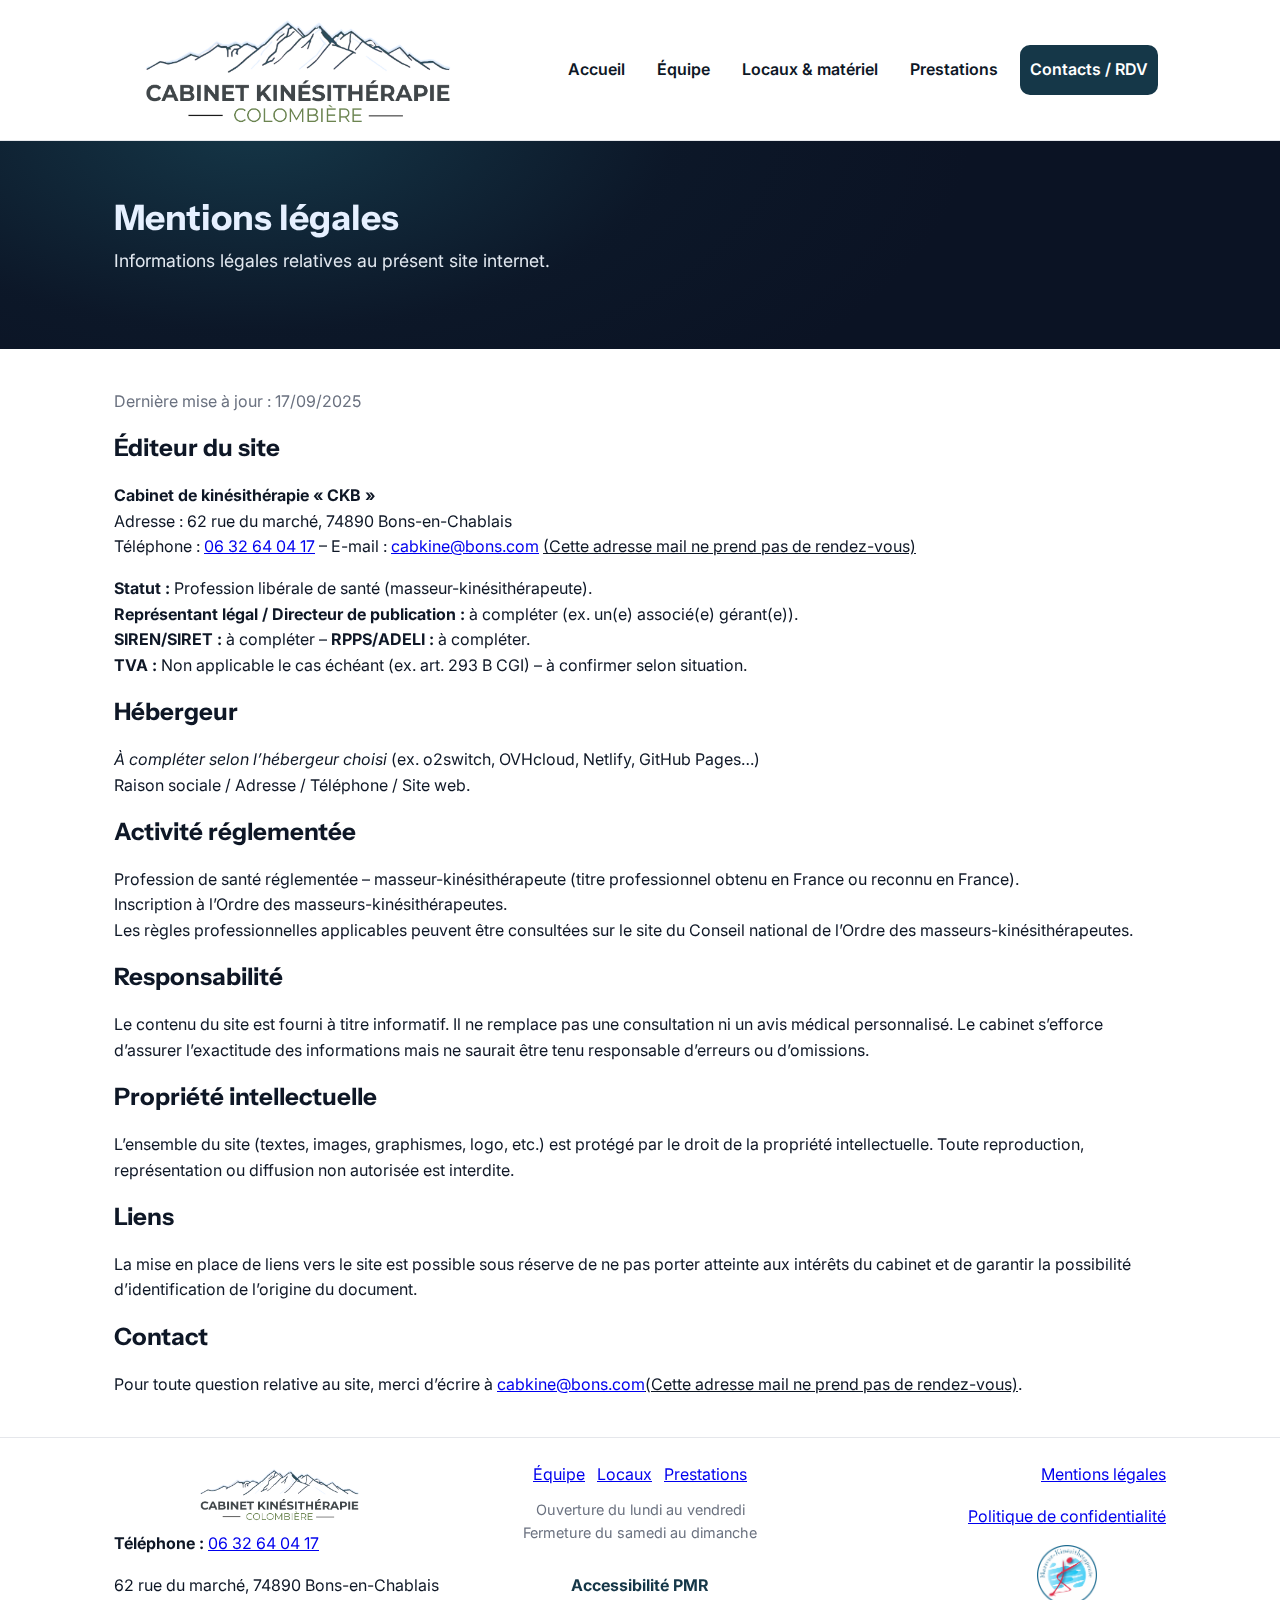
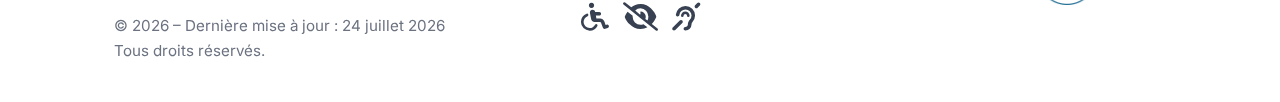
<file: mentions-legales.html>
<!-- /mentions-legales.html -->
<!DOCTYPE html>
<html lang="fr">
<head>
  <meta charset="utf-8">
  <meta name="viewport" content="width=device-width, initial-scale=1">

  <title>Mentions légales – Cabinet de kinésithérapie à Bons-en-Chablais</title>
  <meta name="description" content="Mentions légales du site du Cabinet de kinésithérapie à Bons-en-Chablais : éditeur, hébergeur, propriété intellectuelle et responsabilités.">

  <meta name="theme-color" content="#153748">
  <link rel="preload" href="https://cdnjs.cloudflare.com/ajax/libs/font-awesome/6.5.2/css/all.min.css" as="style" onload="this.rel='stylesheet'">
  <link rel="preload" href="css/styles.css" as="style">
  <link rel="stylesheet" href="css/styles.css">
<link rel="stylesheet"
      href="https://cdnjs.cloudflare.com/ajax/libs/font-awesome/6.5.2/css/all.min.css"
      referrerpolicy="no-referrer">
  <link rel="preconnect" href="https://fonts.gstatic.com" crossorigin>
  <link href="https://fonts.googleapis.com/css2?family=Inter:wght@400;500;700&family=Instrument+Sans:wght@600&display=swap" rel="stylesheet">
  <link rel="icon" href="assets/logo.png" type="image/png">

  <!-- Open Graph / Twitter -->
  <meta property="og:type" content="article">
  <meta property="og:title" content="Mentions légales – Cabinet de kinésithérapie">
  <meta property="og:description" content="Informations légales du site.">
  <meta property="og:image" content="https://ton-domaine.fr/assets/og-legal.jpg">
  <meta property="og:url" content="https://ton-domaine.fr/mentions-legales.html">
  <meta property="og:locale" content="fr_FR">
  <meta name="twitter:card" content="summary_large_image">

  <link rel="canonical" href="https://ton-domaine.fr/mentions-legales.html">
  <meta name="robots" content="index,follow">
</head>

<body>
<a class="skip-link" href="#contenu">Aller au contenu</a>

<header class="site-header">
  <div class="wrap header-inner">
    <a class="brand" href="index.html">
      <img src="assets/logo.png" alt="" aria-hidden="true" width="40" height="40" />
    </a>
    <button class="nav-toggle" aria-expanded="false" aria-controls="nav">Menu</button>
    <nav id="nav" class="site-nav" aria-label="Navigation principale">
      <ul>
        <li><a href="index.html">Accueil</a></li>
        <li><a href="equipe.html">Équipe</a></li>
        <li><a href="locaux.html">Locaux &amp; matériel</a></li>
        <li><a href="prestations.html">Prestations</a></li>
        <li><a class="cta" href="contact.html">Contacts / RDV</a></li>
      </ul>
    </nav>
  </div>
</header>

<main id="contenu">
  <section class="page-hero">
    <div class="wrap">
      <h1>Mentions légales</h1>
      <p class="lead">Informations légales relatives au présent site internet.</p>
    </div>
  </section>

  <section class="wrap">
    <p class="muted">Dernière mise à jour&nbsp;: <time datetime="2025-09-17">17/09/2025</time></p>
    <h2>Éditeur du site</h2>
    <p><strong>Cabinet de kinésithérapie « CKB »</strong><br>
       Adresse : 62 rue du marché, 74890 Bons-en-Chablais<br>
       Téléphone : <a href="tel:+33632640417">06 32 64 04 17</a> – E-mail : <a href="mailto:cabkine@bons.com">cabkine@bons.com</a> <u>(Cette adresse mail ne prend pas de rendez-vous)</u></p>
    <p><strong>Statut :</strong> Profession libérale de santé (masseur-kinésithérapeute).<br>
       <strong>Représentant légal / Directeur de publication :</strong> à compléter (ex. un(e) associé(e) gérant(e)).<br>
       <strong>SIREN/SIRET :</strong> à compléter – <strong>RPPS/ADELI :</strong> à compléter.<br>
       <strong>TVA :</strong> Non applicable le cas échéant (ex. art. 293 B CGI) – à confirmer selon situation.</p>

    <h2>Hébergeur</h2>
    <p><em>À compléter selon l’hébergeur choisi</em> (ex. o2switch, OVHcloud, Netlify, GitHub Pages…)<br>
       Raison sociale / Adresse / Téléphone / Site web.</p>

    <h2>Activité réglementée</h2>
    <p>Profession de santé réglementée – masseur-kinésithérapeute (titre professionnel obtenu en France ou reconnu en France).<br>
       Inscription à l’Ordre des masseurs-kinésithérapeutes.<br>
       Les règles professionnelles applicables peuvent être consultées sur le site du Conseil national de l’Ordre des masseurs-kinésithérapeutes.</p>

    <h2>Responsabilité</h2>
    <p>Le contenu du site est fourni à titre informatif. Il ne remplace pas une consultation ni un avis médical personnalisé. Le cabinet s’efforce d’assurer l’exactitude des informations mais ne saurait être tenu responsable d’erreurs ou d’omissions.</p>

    <h2>Propriété intellectuelle</h2>
    <p>L’ensemble du site (textes, images, graphismes, logo, etc.) est protégé par le droit de la propriété intellectuelle. Toute reproduction, représentation ou diffusion non autorisée est interdite.</p>

    <h2>Liens</h2>
    <p>La mise en place de liens vers le site est possible sous réserve de ne pas porter atteinte aux intérêts du cabinet et de garantir la possibilité d’identification de l’origine du document.</p>

    <h2>Contact</h2>
    <p>Pour toute question relative au site, merci d’écrire à <a href="mailto:cabkine@bons.com">cabkine@bons.com</a><u>(Cette adresse mail ne prend pas de rendez-vous)</u>.</p>

  </section>
</main>

<footer class="site-footer">
  <div class="wrap footer-grid">
      <div>
        <a class="brand brand-footer" href="index.html">
        <img src="assets/logo.png" alt="" aria-hidden="true" width="36" height="36" />
        </a>
        <p><strong>Téléphone :</strong> <a href="tel:+33632640417">06 32 64 04 17</a></p>
        <p>62 rue du marché, 74890 Bons-en-Chablais</p>
        <p class="footnote">
          © <span id="year"></span> – Dernière mise à jour :
          <time id="last-updated" datetime=""></time><br>
          Tous droits réservés.
        </p>
     </div>
      <nav aria-label="Liens utiles" class="footer-links">
        <div class="footer-menu">
        <a href="equipe.html">Équipe</a>
        <a href="locaux.html">Locaux</a>
        <a href="prestations.html">Prestations</a>
        </div>
        <p class="horaires">Ouverture du lundi au vendredi<br>
        Fermeture du samedi au dimanche</p>
        <section class="pmr" aria-labelledby="pmr-title">
          <h4 id="pmr-title">Accessibilité PMR</h4>
            <ul class="pmr-icons" role="list">
              <li class="pmr-item">
                <i class="fa-solid fa-wheelchair" aria-hidden="true"></i>
                <span class="sr-only">Accès fauteuil roulant</span>
              </li>
              <li class="pmr-item">
                <i class="fa-solid fa-eye-slash" aria-hidden="true"></i>
                <span class="sr-only">Accueil personnes malvoyantes</span>
              </li>
              <li class="pmr-item">
                <i class="fa-solid fa-ear-deaf" aria-hidden="true"></i>
                <span class="sr-only">Accueil personnes malentendantes</span>
              </li>
            </ul>
        </section>
      </nav>
      <div class="footer-legal">
        <a href="mentions-legales.html">Mentions légales</a>
        <p><a href="politique-confidentialite.html">Politique de confidentialité</a></p>
        <img src="assets/caducée.png" alt="Caducée de la kinésithérapie" class="footer-caducee">
      </div>
  </div>
</footer>

<script src="js/main.js" defer></script>
<script type="application/ld+json">
{
 "@context":"https://schema.org",
 "@type":"BreadcrumbList",
 "itemListElement":[
   {"@type":"ListItem","position":1,
    "name":"Accueil","item":"https://ton-domaine.fr/"},
   {"@type":"ListItem","position":2,
    "name":"Mentions légales","item":"https://cabinetkinecolombiere.netlify.app/mentions-legales"}
 ]
}
</script>

</body>
</html>
</file>
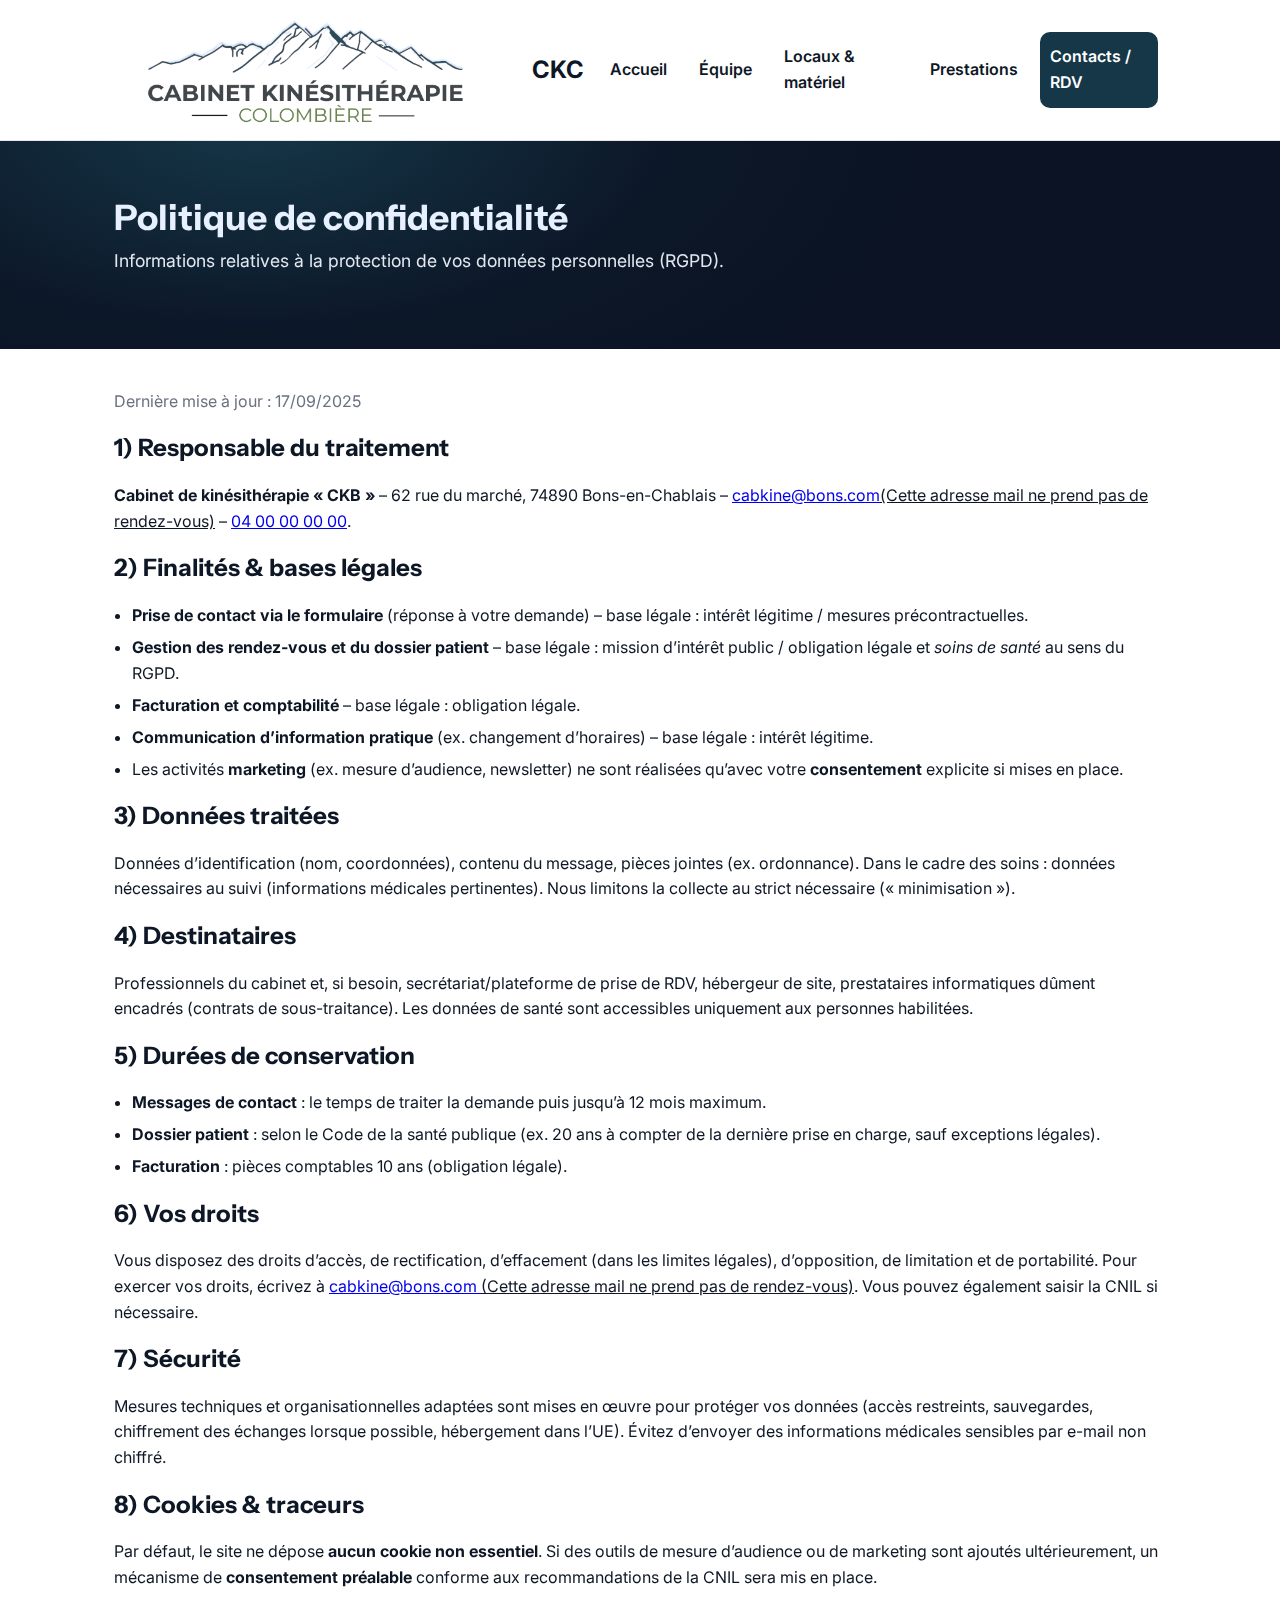
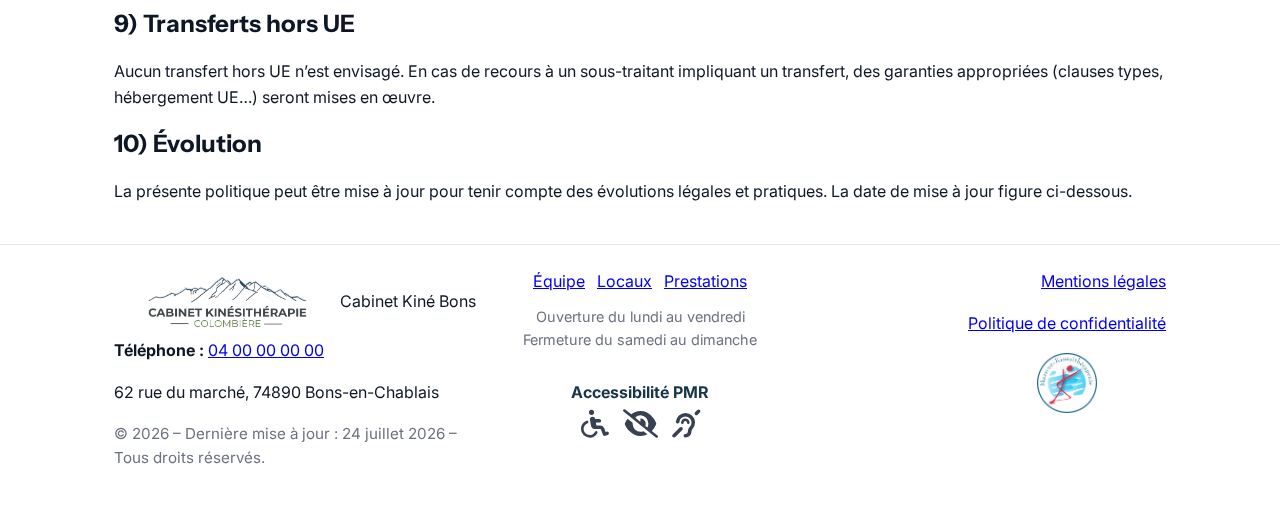
<file: politique-confidentialite.html>
<!-- /politique-confidentialite.html -->
<!DOCTYPE html>
<html lang="fr">
<head>
  <meta charset="utf-8">
  <meta name="viewport" content="width=device-width, initial-scale=1">
  <title>Politique de confidentialité – Cabinet de kinésithérapie</title>
  <meta name="description" content="Politique de confidentialité et informations RGPD du cabinet de kinésithérapie.">
  <link rel="stylesheet" href="css/styles.css">
  <link rel="stylesheet" href="https://cdn.jsdelivr.net/npm/@fortawesome/fontawesome-free@6.5.2/css/all.min.css">
  <link href="https://fonts.googleapis.com/css2?family=Inter:wght@400;500;700&family=Instrument+Sans:wght@600&display=swap" rel="stylesheet">
</head>
<body>
<a class="skip-link" href="#contenu">Aller au contenu</a>

<header class="site-header">
  <div class="wrap header-inner">
    <a class="brand" href="index.html">
      <img src="assets/logo.png" alt="" aria-hidden="true" width="40" height="40" />
      <span class="brand-text">CKC</span>
    </a>
    <button class="nav-toggle" aria-expanded="false" aria-controls="nav">Menu</button>
    <nav id="nav" class="site-nav" aria-label="Navigation principale">
      <ul>
        <li><a href="index.html">Accueil</a></li>
        <li><a href="equipe.html">Équipe</a></li>
        <li><a href="locaux.html">Locaux &amp; matériel</a></li>
        <li><a href="prestations.html">Prestations</a></li>
        <li><a class="cta" href="contact.html">Contacts / RDV</a></li>
      </ul>
    </nav>
  </div>
</header>

<main id="contenu">
  <section class="page-hero">
    <div class="wrap">
      <h1>Politique de confidentialité</h1>
      <p class="lead">Informations relatives à la protection de vos données personnelles (RGPD).</p>
    </div>
  </section>

  <section class="wrap">
    <p class="muted">Dernière mise à jour&nbsp;: <time datetime="2025-09-17">17/09/2025</time></p>
    <h2>1) Responsable du traitement</h2>
    <p><strong>Cabinet de kinésithérapie « CKB »</strong> – 62 rue du marché, 74890 Bons-en-Chablais – 
       <a href="mailto:cabkine@bons.com">cabkine@bons.com</a><u>(Cette adresse mail ne prend pas de rendez-vous)</u> – <a href="tel:+33400000000">04 00 00 00 00</a>.</p>

    <h2>2) Finalités &amp; bases légales</h2>
    <ul class="checklist">
      <li><strong>Prise de contact via le formulaire</strong> (réponse à votre demande) – base légale&nbsp;: intérêt légitime / mesures précontractuelles.</li>
      <li><strong>Gestion des rendez-vous et du dossier patient</strong> – base légale&nbsp;: mission d’intérêt public / obligation légale et <em>soins de santé</em> au sens du RGPD.</li>
      <li><strong>Facturation et comptabilité</strong> – base légale&nbsp;: obligation légale.</li>
      <li><strong>Communication d’information pratique</strong> (ex. changement d’horaires) – base légale&nbsp;: intérêt légitime.</li>
      <li>Les activités <strong>marketing</strong> (ex. mesure d’audience, newsletter) ne sont réalisées qu’avec votre <strong>consentement</strong> explicite si mises en place.</li>
    </ul>

    <h2>3) Données traitées</h2>
    <p>Données d’identification (nom, coordonnées), contenu du message, pièces jointes (ex. ordonnance). Dans le cadre des soins&nbsp;: données nécessaires au suivi (informations médicales pertinentes). Nous limitons la collecte au strict nécessaire (« minimisation »).</p>

    <h2>4) Destinataires</h2>
    <p>Professionnels du cabinet et, si besoin, secrétariat/plateforme de prise de RDV, hébergeur de site, prestataires informatiques dûment encadrés (contrats de sous-traitance). Les données de santé sont accessibles uniquement aux personnes habilitées.</p>

    <h2>5) Durées de conservation</h2>
    <ul class="checklist">
      <li><strong>Messages de contact</strong> : le temps de traiter la demande puis jusqu’à 12 mois maximum.</li>
      <li><strong>Dossier patient</strong> : selon le Code de la santé publique (ex. 20 ans à compter de la dernière prise en charge, sauf exceptions légales).</li>
      <li><strong>Facturation</strong> : pièces comptables 10 ans (obligation légale).</li>
    </ul>

    <h2>6) Vos droits</h2>
    <p>Vous disposez des droits d’accès, de rectification, d’effacement (dans les limites légales), d’opposition, de limitation et de portabilité. 
       Pour exercer vos droits, écrivez à <a href="mailto:cabkine@bons.com">cabkine@bons.com </a> <u>(Cette adresse mail ne prend pas de rendez-vous)</u>. 
       Vous pouvez également saisir la CNIL si nécessaire.</p>

    <h2>7) Sécurité</h2>
    <p>Mesures techniques et organisationnelles adaptées sont mises en œuvre pour protéger vos données (accès restreints, sauvegardes, chiffrement des échanges lorsque possible, hébergement dans l’UE). Évitez d’envoyer des informations médicales sensibles par e-mail non chiffré.</p>

    <h2>8) Cookies &amp; traceurs</h2>
    <p>Par défaut, le site ne dépose <strong>aucun cookie non essentiel</strong>. 
       Si des outils de mesure d’audience ou de marketing sont ajoutés ultérieurement, un mécanisme de <strong>consentement préalable</strong> conforme aux recommandations de la CNIL sera mis en place.</p>

    <h2>9) Transferts hors UE</h2>
    <p>Aucun transfert hors UE n’est envisagé. En cas de recours à un sous-traitant impliquant un transfert, des garanties appropriées (clauses types, hébergement UE…) seront mises en œuvre.</p>

    <h2>10) Évolution</h2>
    <p>La présente politique peut être mise à jour pour tenir compte des évolutions légales et pratiques. La date de mise à jour figure ci-dessous.</p>

  </section>
</main>

<footer class="site-footer">
  <div class="wrap footer-grid">
      <div>
        <a class="brand brand-footer" href="index.html">
        <img src="assets/logo.png" alt="" aria-hidden="true" width="36" height="36" />
        <span>Cabinet Kiné Bons</span>
        </a>
        <p><strong>Téléphone :</strong> <a href="tel:+33400000000">04 00 00 00 00</a></p>
        <p>62 rue du marché, 74890 Bons-en-Chablais</p>
        <p class="footnote">
          © <span id="year"></span> – Dernière mise à jour :
          <time id="last-updated" datetime=""></time> – Tous droits réservés.
        </p>
     </div>
      <nav aria-label="Liens utiles" class="footer-links">
        <div class="footer-menu">
        <a href="equipe.html">Équipe</a>
        <a href="locaux.html">Locaux</a>
        <a href="prestations.html">Prestations</a>
        </div>
        <p class="horaires">Ouverture du lundi au vendredi<br>
        Fermeture du samedi au dimanche</p>
        <section class="pmr" aria-labelledby="pmr-title">
          <h4 id="pmr-title">Accessibilité PMR</h4>
            <ul class="pmr-icons" role="list">
              <li class="pmr-item">
                <i class="fa-solid fa-wheelchair" aria-hidden="true"></i>
                <span class="sr-only">Accès fauteuil roulant</span>
              </li>
              <li class="pmr-item">
                <i class="fa-solid fa-eye-slash" aria-hidden="true"></i>
                <span class="sr-only">Accueil personnes malvoyantes</span>
              </li>
              <li class="pmr-item">
                <i class="fa-solid fa-ear-deaf" aria-hidden="true"></i>
                <span class="sr-only">Accueil personnes malentendantes</span>
              </li>
            </ul>
        </section>
      </nav>
      <div class="footer-legal">
        <a href="mentions-legales.html">Mentions légales</a>
        <p><a href="politique-confidentialite.html">Politique de confidentialité</a></p>
        <img src="assets/caducée.png" alt="Caducée de la kinésithérapie" class="footer-caducee">
      </div>
  </div>
</footer>

<script src="js/main.js" defer></script>
</body>
</html>
</file>
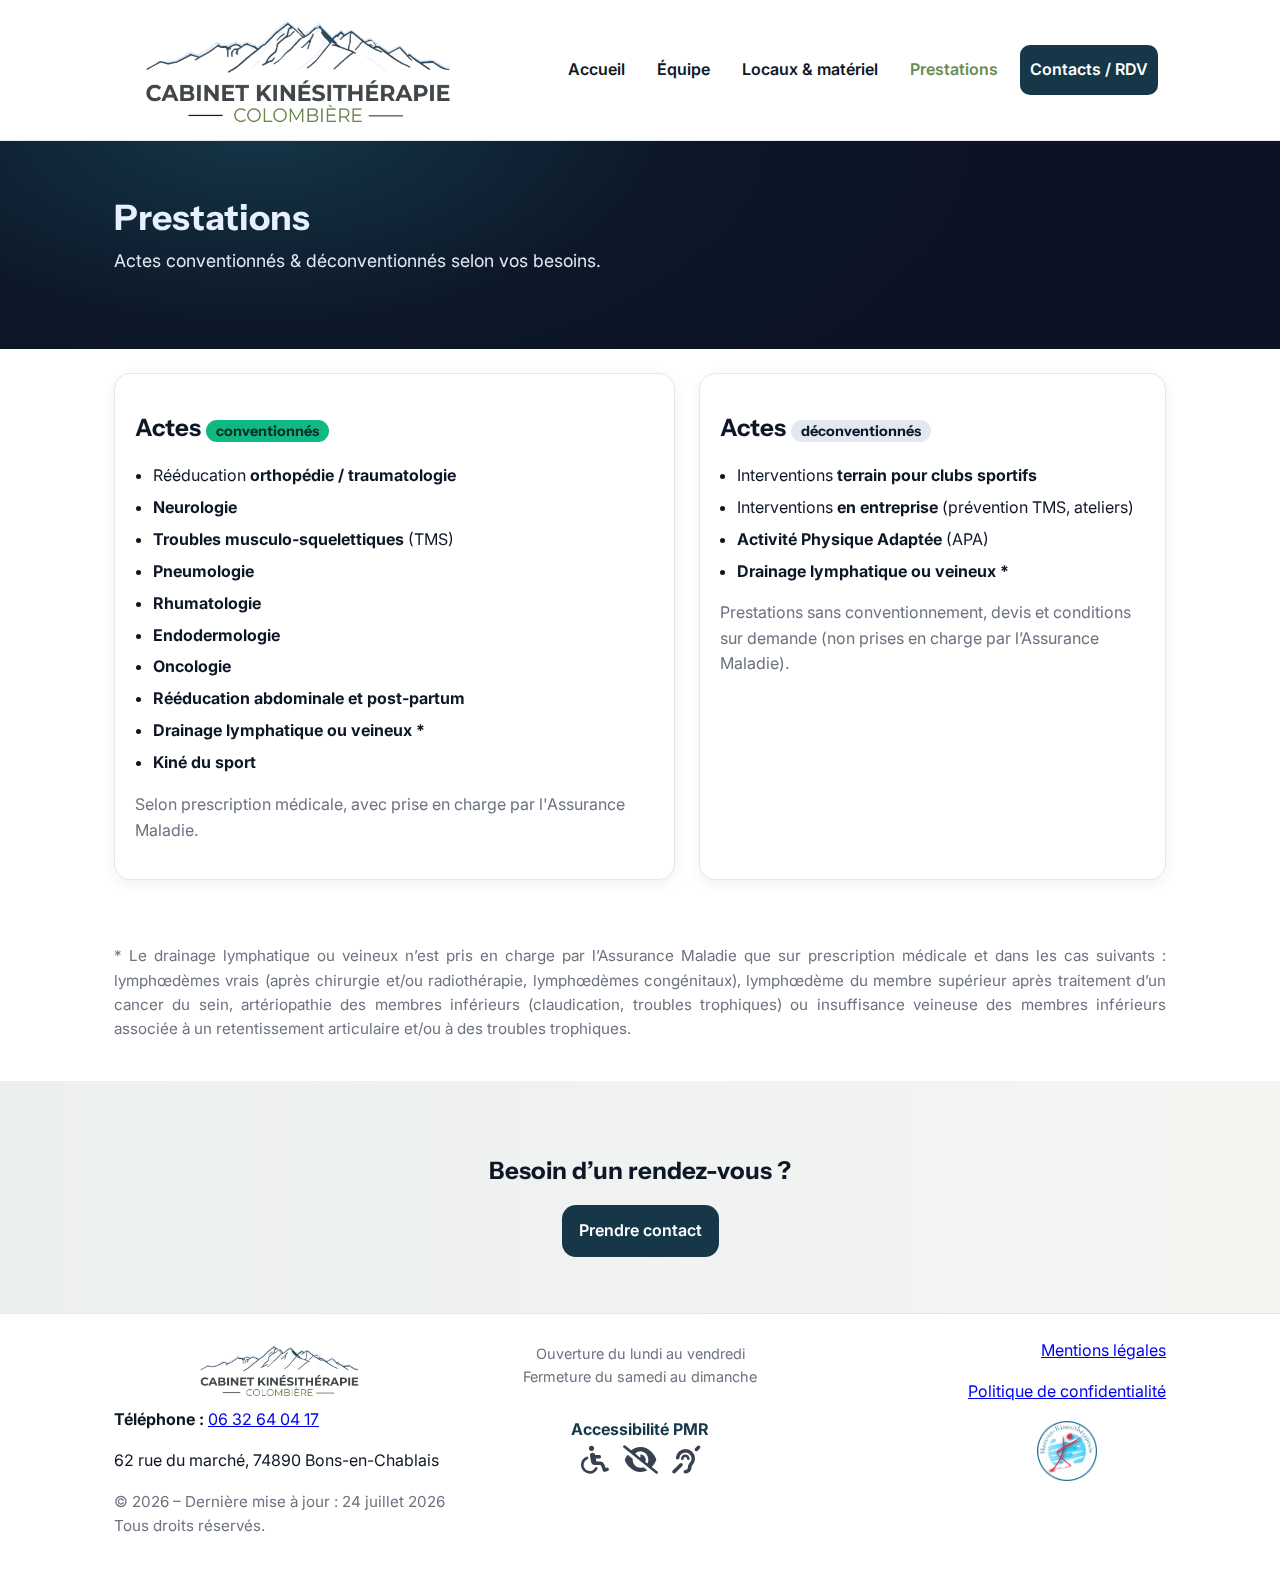
<file: prestations.html>
<!-- /prestations.html -->
<!DOCTYPE html>
<html lang="fr">
<head>
  <meta charset="utf-8">
  <meta name="viewport" content="width=device-width, initial-scale=1">

  <title>Prestations de kinésithérapie – Conventionnées & déconventionnées | Cabinet de kinésithérapie de la Colombière</title>
  <meta name="description" content="Rééducation personnalisée (orthopédie, neurologie, TMS, pneumologie, rhumatologie, sport) et prestations déconventionnées : interventions en entreprise, clubs sportifs, activité physique adaptée.">

  <meta name="theme-color" content="#153748">
  <link rel="preload" href="https://cdnjs.cloudflare.com/ajax/libs/font-awesome/6.5.2/css/all.min.css" as="style" onload="this.rel='stylesheet'">
  <link rel="preload" href="css/styles.css" as="style">
  <link rel="stylesheet" href="css/styles.css">
  <link rel="stylesheet"
      href="https://cdnjs.cloudflare.com/ajax/libs/font-awesome/6.5.2/css/all.min.css"
      referrerpolicy="no-referrer">
  <link rel="preconnect" href="https://fonts.gstatic.com" crossorigin>
  <link href="https://fonts.googleapis.com/css2?family=Inter:wght@400;500;700&family=Instrument+Sans:wght@600&display=swap" rel="stylesheet">
  <link rel="icon" href="assets/logo.png" type="image/png">

  <!-- Open Graph / Twitter -->
  <meta property="og:type" content="website">
  <meta property="og:title" content="Prestations de kinésithérapie – Conventionnées & déconventionnées">
  <meta property="og:description" content="Soins conventionnés (rééducation) et offres déconventionnées (entreprise, clubs, APA) à Bons-en-Chablais.">
  <meta property="og:image" content="https://cabinetkinecolombiere.netlify.app/assets/og-logo.png">
  <meta property="og:url" content="https://cabinetkinecolombiere.netlify.app/prestations">
  <meta property="og:locale" content="fr_FR">
  <meta name="twitter:card" content="summary_large_image">

  <link rel="canonical" href="https://ton-domaine.fr/prestations.html">
</head>

<body>
  <a class="skip-link" href="#contenu">Aller au contenu</a>
  <header class="site-header">
    <div class="wrap header-inner">
      <a class="brand" href="index.html">
        <img src="assets/logo.png" alt="" aria-hidden="true" width="40" height="40" />
      </a>

      <button class="nav-toggle" aria-expanded="false" aria-controls="nav">Menu</button>
      <nav id="nav" class="site-nav" aria-label="Navigation principale">
        <ul>
          <li><a href="index.html">Accueil</a></li>
          <li><a href="equipe.html">Équipe</a></li>
          <li><a href="locaux.html">Locaux &amp; matériel</a></li>
          <li><a href="prestations.html" aria-current="page">Prestations</a></li>
          <li><a class="cta" href="contact.html">Contacts / RDV</a></li>
        </ul>
      </nav>
    </div>
  </header>

  <main id="contenu">
    <section class="page-hero">
      <div class="wrap">
        <h1>Prestations</h1>
        <p class="lead">Actes conventionnés & déconventionnés selon vos besoins.</p>
      </div>
    </section>

    <section class="services">
      <div class="wrap grid-2">
        <article class="card">
          <h2>Actes <span class="badge">conventionnés</span></h2>
          <ul class="checklist">
            <li>Rééducation <strong>orthopédie / traumatologie</strong></li>
            <li><strong>Neurologie</strong></li>
            <li><strong>Troubles musculo-squelettiques</strong> (TMS)</li>
            <li><strong>Pneumologie</strong></li>
            <li><strong>Rhumatologie</strong></li>
            <li><strong>Endodermologie</strong></li>
            <li><strong>Oncologie</strong></li>
            <li><strong>Rééducation abdominale et post-partum</strong></li>
            <li><strong>Drainage lymphatique ou veineux *</strong></li>
            <li><strong>Kiné du sport</strong></li>
          </ul>
          <p class="muted">Selon prescription médicale, avec prise en charge par l'Assurance Maladie.</p>
        </article>

        <article class="card">
          <h2>Actes <span class="badge badge-neutral">déconventionnés</span></h2>
          <ul class="checklist">
            <li>Interventions <strong>terrain pour clubs sportifs</strong></li>
            <li>Interventions <strong>en entreprise</strong> (prévention TMS, ateliers)</li>
            <li><strong>Activité Physique Adaptée</strong> (APA)</li>
            <li><strong>Drainage lymphatique ou veineux *</strong></li>
          </ul>
          <p class="muted">Prestations sans conventionnement, devis et conditions sur demande (non prises en charge par l’Assurance Maladie).</p>
        </article>

      </div>
      <div class="wrap">
        <p class="note">
        * Le drainage lymphatique ou veineux n’est pris en charge par l’Assurance Maladie que sur prescription médicale et dans les cas suivants :  lymphœdèmes vrais (après chirurgie et/ou radiothérapie, lymphœdèmes congénitaux), lymphœdème du membre supérieur après traitement d’un cancer du sein, artériopathie des membres inférieurs (claudication, troubles trophiques) ou insuffisance veineuse des membres inférieurs associée à un retentissement articulaire et/ou à des troubles trophiques.
        </p>
      </div>
    </section>

    <section class="cta-banner">
      <div class="wrap center">
        <h2>Besoin d’un rendez-vous&nbsp;?</h2>
        <a class="btn btn-primary" href="contact.html#horaires">Prendre contact</a>
      </div>
    </section>

    <!-- Données structurées complémentaires : OfferCatalog / PhysicalTherapy -->
    <script type="application/ld+json">
      {
        "@context": "https://schema.org",
        "@type": "OfferCatalog",
        "name": "Prestations de kinésithérapie",
        "itemListElement": [
          {"@type":"Offer","itemOffered":{"@type":"PhysicalTherapy","name":"Rééducation ortho-traumatologie"}},
          {"@type":"Offer","itemOffered":{"@type":"PhysicalTherapy","name":"Neurologie"}},
          {"@type":"Offer","itemOffered":{"@type":"PhysicalTherapy","name":"TMS"}},
          {"@type":"Offer","itemOffered":{"@type":"PhysicalTherapy","name":"Pneumologie"}},
          {"@type":"Offer","itemOffered":{"@type":"PhysicalTherapy","name":"Rhumatologie"}},
          {"@type":"Offer","itemOffered":{"@type":"PhysicalTherapy","name":"Kiné du sport"}}
        ]
      }
    </script>
  </main>

  <footer class="site-footer">
    <div class="wrap footer-grid">
      <div>
        <a class="brand brand-footer" href="index.html">
        <img src="assets/logo.png" alt="" aria-hidden="true" width="36" height="36" />
        </a>
        <p><strong>Téléphone :</strong> <a href="tel:+33632640417">06 32 64 04 17</a></p>
        <p>62 rue du marché, 74890 Bons-en-Chablais</p>
        <p class="footnote">
          © <span id="year"></span> – Dernière mise à jour :
          <time id="last-updated" datetime=""></time><br>
          Tous droits réservés.
        </p>
     </div>
      <nav aria-label="Liens utiles" class="footer-links">
        <p class="horaires">Ouverture du lundi au vendredi<br>
        Fermeture du samedi au dimanche</p>
        <section class="pmr" aria-labelledby="pmr-title">
          <h4 id="pmr-title">Accessibilité PMR</h4>
            <ul class="pmr-icons" role="list">
              <li class="pmr-item">
                <i class="fa-solid fa-wheelchair" aria-hidden="true"></i>
                <span class="sr-only">Accès fauteuil roulant</span>
              </li>
              <li class="pmr-item">
                <i class="fa-solid fa-eye-slash" aria-hidden="true"></i>
                <span class="sr-only">Accueil personnes malvoyantes</span>
              </li>
              <li class="pmr-item">
                <i class="fa-solid fa-ear-deaf" aria-hidden="true"></i>
                <span class="sr-only">Accueil personnes malentendantes</span>
              </li>
            </ul>
        </section>
      </nav>
      <div class="footer-legal">
        <a href="mentions-legales.html">Mentions légales</a>
        <p><a href="politique-confidentialite.html">Politique de confidentialité</a></p>
        <img src="assets/caducée.png" alt="Caducée de la kinésithérapie" class="footer-caducee">
      </div>
    </div>
  </footer>

  <script src="js/main.js" defer></script>
  <script type="application/ld+json">
{
 "@context":"https://schema.org",
 "@type":"BreadcrumbList",
 "itemListElement":[
   {"@type":"ListItem","position":1,
    "name":"Accueil","item":"https://ton-domaine.fr/"},
   {"@type":"ListItem","position":2,
    "name":"Prestations","item":"https://cabinetkinecolombiere.netlify.app/prestations"}
 ]
}
</script>

</body>
</html>
</file>
<file: css/styles.css>
/* =========================================
   Thème CKB + Variables
   ========================================= */
:root{
  --brand:     #153748; /* bleu foncé (logo) */
  --brand-600: #3D7894; /* bleu secondaire */
  --accent:    #6A8B53; /* vert du logo */
  --bg:        #0B1324; /* fond hero sombre */
  --surface:   #0F162D;
  --text:      #E6F0FF;
  --ink:       #0E1726; /* texte sur fond clair */
  --muted:     #6B7280;
  --border:    #e5e7eb;
  --radius:    16px;
}

/* =========================================
   Reset & Helpers
   ========================================= */
*{ box-sizing:border-box }
html,body{ margin:0; padding:0 }
body{
  font-family: Inter, system-ui, -apple-system, Segoe UI, Roboto, "Helvetica Neue", Arial, "Noto Sans", "Apple Color Emoji","Segoe UI Emoji","Segoe UI Symbol", sans-serif;
  color: var(--ink);
  background:#fff;
  line-height:1.6;
  text-rendering:optimizeLegibility;
}
h1,h2,h3{ font-family:"Instrument Sans", Inter, system-ui, sans-serif; line-height:1.2 }
img{ max-width:100%; height:auto; display:block }

.wrap{ max-width:1100px; margin-inline:auto; padding:clamp(16px,2vw,24px) }
.grid-2{ display:grid; grid-template-columns:1fr; gap:24px }
.grid-3{ display:grid; grid-template-columns:1fr; gap:24px }
.center{ text-align:center }
.muted{ color:var(--muted) }
.placeholder{ opacity:.85 }
.sr-only{
  position:absolute!important; width:1px; height:1px; padding:0; margin:-1px;
  overflow:hidden; clip:rect(0,0,0,0); white-space:nowrap; border:0;
}

/* =========================================
   Header & Navigation
   ========================================= */
.site-header{
  position:sticky; top:0; z-index:50;
  background:#fff; border-bottom:1px solid var(--border);
  backdrop-filter:saturate(180%) blur(6px);
}
.header-inner{
  display:flex; align-items:center; justify-content:space-between;
  gap:16px; position:relative; padding:6px 32px;
}

/* Logo + nom */
.site-header .brand{
  display:flex; align-items:center; gap:.5rem;
  text-decoration:none; color:inherit;
}
.site-header .brand-text{ font-size:1.5rem; font-weight:700 }
.site-header .brand img{
  height:120px; width:auto; margin-right:10px; margin-left:-25px; vertical-align:middle;
}

/* Bouton menu */
.nav-toggle{
  display:inline-flex; align-items:center; justify-content:center;
  border:1px solid var(--border); background:#fff; padding:8px 12px; border-radius:10px;
}

/* Navigation (mobile fermé par défaut) */
.site-nav{ display:none }
.site-nav ul{
  display:flex; gap:12px; list-style:none; margin:0; padding:0; align-items:center;
}
.site-nav a{
  display:inline-block; text-decoration:none; color:inherit;
  padding:10px 12px; border-radius:12px; font-weight:600; transition:color .2s ease-in-out;
}
.site-nav a:hover{ color:var(--accent) }
.site-nav a[aria-current="page"]{ color:var(--accent) }
.site-nav a.cta{ background:var(--brand); color:#fff }
.site-nav a.cta:hover{ background:var(--brand-600) }

/* Mobile nav dropdown (<= 719px) */
.site-nav{
  position:absolute; top:calc(100% + 8px); left:12px; right:12px;
  background:#fff; border:1px solid var(--border);
  border-radius:12px; box-shadow:0 10px 24px rgba(15,23,42,.12);
  padding:6px; z-index:100;
}
.site-nav.is-open{ display:block }
.site-nav ul{ flex-direction:column; align-items:stretch; gap:4px }
.site-nav a{ padding:12px 10px; border-radius:10px }

/* Skip link accessibilité */
.skip-link{ position:absolute; left:-9999px; top:auto; width:1px; height:1px; overflow:hidden }
.skip-link:focus{ left:16px; top:12px; width:auto; height:auto; background:#111; color:#fff; padding:8px 12px; border-radius:8px }

/* Empêche le logo de se faire écraser par le flex */
.site-header .brand {
  flex-shrink: 0;
}

/* Logo responsive : hauteur fluide, proportions conservées */
.site-header .brand img {
  height: clamp(64px, 10vw, 140px); /* min 64px, max 140px, fluide entre les deux */
  width: auto;
}

/* Ajustements spécifiques smartphone */
@media (max-width: 719px) {
  .site-header .wrap {
    padding-inline: 16px;
  }
  .site-header .brand img {
    height: clamp(56px, 14vw, 100px); /* logo plus grand sur mobile sans dépasser */
    margin-left: 0;
  }
}

/* =========================================
   Sections (Accueil / Hero)
   ========================================= */
.hero{
  background: radial-gradient(1200px 600px at 20% -10%, var(--brand) 0%, rgba(21,55,72,0.12) 35%, transparent 60%), var(--bg);
  color: var(--text);
  min-height:520px;
  display:flex; flex-direction:column;
}
.hero .wrap{ padding:0; margin:0; max-width:100%; height:100% }
.hero .wrap.grid-2{ height:100%; grid-template-columns:1fr; align-items:stretch }

.hero-text{ max-width:1200px; margin:0 auto; padding:2rem }
.hero .lead{ opacity:.9 }
.hero .actions{ display:flex; gap:12px; margin-top:14px }

.hero-media{ height:100%; overflow:hidden; border-radius:0; background:transparent }
.hero-media img{ width:100%; height:800px; object-fit:cover }
.hero-media video{ width:100%; height:100%; object-fit:cover; border-radius:8px }

/* Boutons génériques */
.btn{ display:inline-block; border:1px solid transparent; border-radius:14px; padding:12px 16px; text-decoration:none; font-weight:600 }
.btn-primary{ background:var(--brand); color:#fff }
.btn-primary:hover{ background:var(--brand-600) }
.btn-secondary{ background:#fff; color:#0f172a; border-color:#e5e7eb }
.btn-secondary:hover{ background:#f8fafc }
.btn-ghost{ border-color:#334155; color:#E2E8F0; background:transparent }
.btn-ghost:hover{ background:#0f172a }

/* =========================================
   Cartes / Grilles / Divers
   ========================================= */
.features{ padding-block:32px }
.card{
  background:#fff; border:1px solid var(--border); border-radius:var(--radius);
  padding:20px; box-shadow:0 4px 14px rgba(17,24,39,.06)
}
.card .link{ color:var(--brand); text-decoration:none; font-weight:600 }

.address{ padding-block:24px }
.map-embed iframe{ width:100%; min-height:300px; border:0; border-radius:14px }

/* Bandeau titre de page */
.page-hero{
  background: radial-gradient(1200px 600px at 20% -10%, var(--brand) 0%, rgba(21,55,72,0.12) 35%, transparent 60%), var(--bg);
  color: var(--text);
  padding-block:32px;
}
.page-hero h1{ margin:0; font-size:2.2rem; font-weight:700 }
.page-hero .lead{ margin-top:.5rem; font-size:1.1rem; color:#E2E8F0 }

/* Galerie / Équipe */
.gallery-grid .gallery-item{ background:#fff; border:1px solid var(--border); border-radius:var(--radius); padding:10px }
.gallery-grid .gallery-item img{ border-radius:14px }

.team-grid .team-card{
  background:#fff; border:1px solid var(--border); border-radius:var(--radius);
  padding:20px; text-align:center
}
.team-card .role{ color:var(--muted); margin-top:-8px }

/* Avatar portrait rond */
.avatar{
  width:200px; height:200px; border-radius:50%;
  display:flex; align-items:center; justify-content:center;
  margin:0 auto 10px;
  background:linear-gradient(135deg, var(--brand), var(--accent));
  color:#fff; font-weight:700;
  border:2px solid var(--accent);
  overflow:hidden;
}
.avatar img{ width:100%; height:100%; object-fit:cover }

/* Badges & listes */
.services .badge{ background:#10B981; color:#052E2B; border-radius:999px; padding:2px 10px; font-size:.9rem }
.services .badge-neutral{ background:#e2e8f0; color:#0f172a }
.checklist{ padding-left:1.1em }
.checklist li{ margin:.4em 0 }

/* =========================================
   Formulaires / Contact
   ========================================= */
.contact-block{ padding-block:24px }
.contact-card{ background:#fff; border:1px solid var(--border); border-radius:var(--radius); padding:20px }
.contact-form{ display:grid; gap:10px }
.contact-form input,.contact-form textarea{
  width:100%; padding:10px; border:1px solid var(--border); border-radius:12px; font:inherit
}
.form-foot{ display:flex; align-items:center; gap:14px; flex-wrap:wrap }

/* CTA bandeau */
.cta-banner{ padding-block:32px; background:linear-gradient(90deg, rgba(21,55,72,0.08), rgba(106,139,83,0.08)) }

/* =========================================
   Footer
   ========================================= */
.site-footer{ border-top:1px solid var(--border); background:#fff }
.footer-grid{ display:grid; gap:12px; margin-top:0 }

/* Logo + nom (colonne gauche) */
.brand-footer{
  display:flex; justify-content:center; align-items:center; gap:8px;
  width:100%; line-height:0; margin-bottom:0; text-decoration:none; color:inherit;
}
.brand-footer img{
  display:block; height:64px; width:auto; margin:0;
}
.brand-footer + p{ margin-top:5px }

.footnote{ color:var(--muted); font-size:.95rem }

/* Colonne centrale : liens + horaires */
.footer-links{ display:flex; flex-direction:column; align-items:center; text-align:center; gap:.4rem }
.footer-links .footer-menu{ display:flex; gap:12px }
.footer-links .horaires{ margin-top:.25rem; font-size:.9rem; color:var(--muted) }

/* Colonne droite : légal + caducée */
.footer-legal{ justify-self:end; text-align:right }
.footer-legal .footer-caducee{ display:block; margin:.5rem auto 0; max-width:60px; opacity:.9 }

/* PMR (icônes accessibilité) */
.pmr{ margin-top:.5rem }
.pmr h4{ margin:0 0 .25rem; font-weight:700; color:var(--brand); font-size:1rem; text-align:center }
.pmr-icons{ display:flex; gap:14px; justify-content:center; align-items:center; list-style:none; margin:0; padding:0 }
.pmr-icons i{ font-size:28px; color:#374151 }

/* =========================================
   Bandeaux (Équipe / Locaux / Prestations)
   ========================================= */
.bandeaux{ display:flex; flex-direction:column; gap:3rem; margin:4rem 0 }
.bandeau{
  max-width:1100px; margin:0 auto; padding-inline:clamp(16px,2vw,24px);
  display:grid; grid-template-columns:1fr 1fr; align-items:center; gap:2rem;
}
.bandeau.inverse .bandeau-image{ order:2 }
.bandeau.inverse .bandeau-content{ order:1 }
.bandeau-image img{ width:100%; height:100%; object-fit:cover; border-radius:8px }
.bandeau-content h2{ font-size:1.8rem; margin-bottom:1rem }
.bandeau-content p{ margin-bottom:1.5rem; font-size:1rem; line-height:1.5 }

/* Boutons des bandeaux */
.btn-banner{
  display:inline-block; background-color:#153748; color:#fff; font-weight:600;
  padding:.75rem 1.5rem; border-radius:8px; text-decoration:none;
  transition:background-color .3s ease, transform .2s ease;
}
.btn-banner:hover{ background-color:#1e4c66; transform:translateY(-2px) }

/* =========================================
   Contacts (2 colonnes + horaires)
   ========================================= */
.contact-layout{ grid-template-columns:1fr; gap:24px; align-items:start }
.hours-card{ padding-bottom:16px }

.hours-table{
  width:100%; border-collapse:collapse; margin:8px 0 6px; font-size:.95rem
}
.hours-table thead th{
  text-align:left; padding:10px 12px; background:#f1f5f9; border-bottom:1px solid var(--border)
}
.hours-table thead th:first-child{ text-align:center } /* “Jour” centré */
.hours-table thead th:last-child{ text-align:left }
.hours-table tbody th, .hours-table tbody td{ padding:10px 12px; border-bottom:1px solid var(--border) }
.hours-table tbody tr:nth-child(even){ background:#fafafa }
.hours-table tbody th{ font-weight:600 }

/* Encadré “Se préparer au rendez-vous” */
.contact-prep{ margin:.5rem 0 }
.prep-card{
  background:#f9fafb; border:1px solid #e2e8f0; border-radius:8px; padding:1.5rem;
  box-shadow:0 2px 6px rgba(0,0,0,.05)
}
.prep-card h2{ margin-bottom:1rem; font-size:1.4rem; color:#153748 }
.prep-card ul{ list-style:disc; margin-left:1.5rem; line-height:1.6 }
.prep-card li{ margin-bottom:.5rem }

/* Image au-dessus de la map (espacement local à la page Contact) */
.contact-card img{ margin-bottom:20px; display:block }

/* =========================================
   Responsive
   ========================================= */
@media (min-width: 720px){
  .grid-2{ grid-template-columns:1.2fr 1fr }
  .grid-3{ grid-template-columns:repeat(3,1fr) }

  /* Nav desktop */
  .site-nav{ display:block; position:static; background:transparent; border:0; box-shadow:none; padding:0 }
  .site-nav ul{ flex-direction:row; align-items:center; gap:12px }
  .nav-toggle{ display:none }

  /* Footer 3 colonnes */
  .footer-grid{
    grid-template-columns:1fr auto 1fr; align-items:start;
    column-gap:clamp(16px,3vw,48px)
  }
  .footer-grid > *{ min-width:0 }
  .footer-grid > :first-child{ justify-self:start; text-align:left }
  .footer-links{ justify-self:center }
  .footer-legal{ justify-self:end; text-align:right }

  /* Contacts : horaires (gauche) / coordonnées (droite) */
  .contact-layout{
    grid-template-columns:1fr 1.2fr;
    column-gap:clamp(16px,3vw,36px)
  }
}
  .note {
    font-size: 0.95rem; color: var(--muted); margin-top: 1rem; line-height: 1.6; text-align: justify; text-justify: inter-word;}

@media (max-width: 719px){
  .hero-media img,
  .hero-media video{
    height:clamp(220px,35vh,360px);
    object-fit:cover;
  }

  /* Bandeaux : image au-dessus du texte */
  .bandeau{ grid-template-columns:1fr; gap:1rem }
  .bandeau .bandeau-image{ order:1 }
  .bandeau .bandeau-content{ order:2 }
  .bandeau.inverse .bandeau-image{ order:1 }
  .bandeau.inverse .bandeau-content{ order:2 }
  .bandeau-image img{ height:clamp(200px,35vh,320px); object-fit:cover }
}

/* =========================================
   FIN
   ========================================= */
</file>
